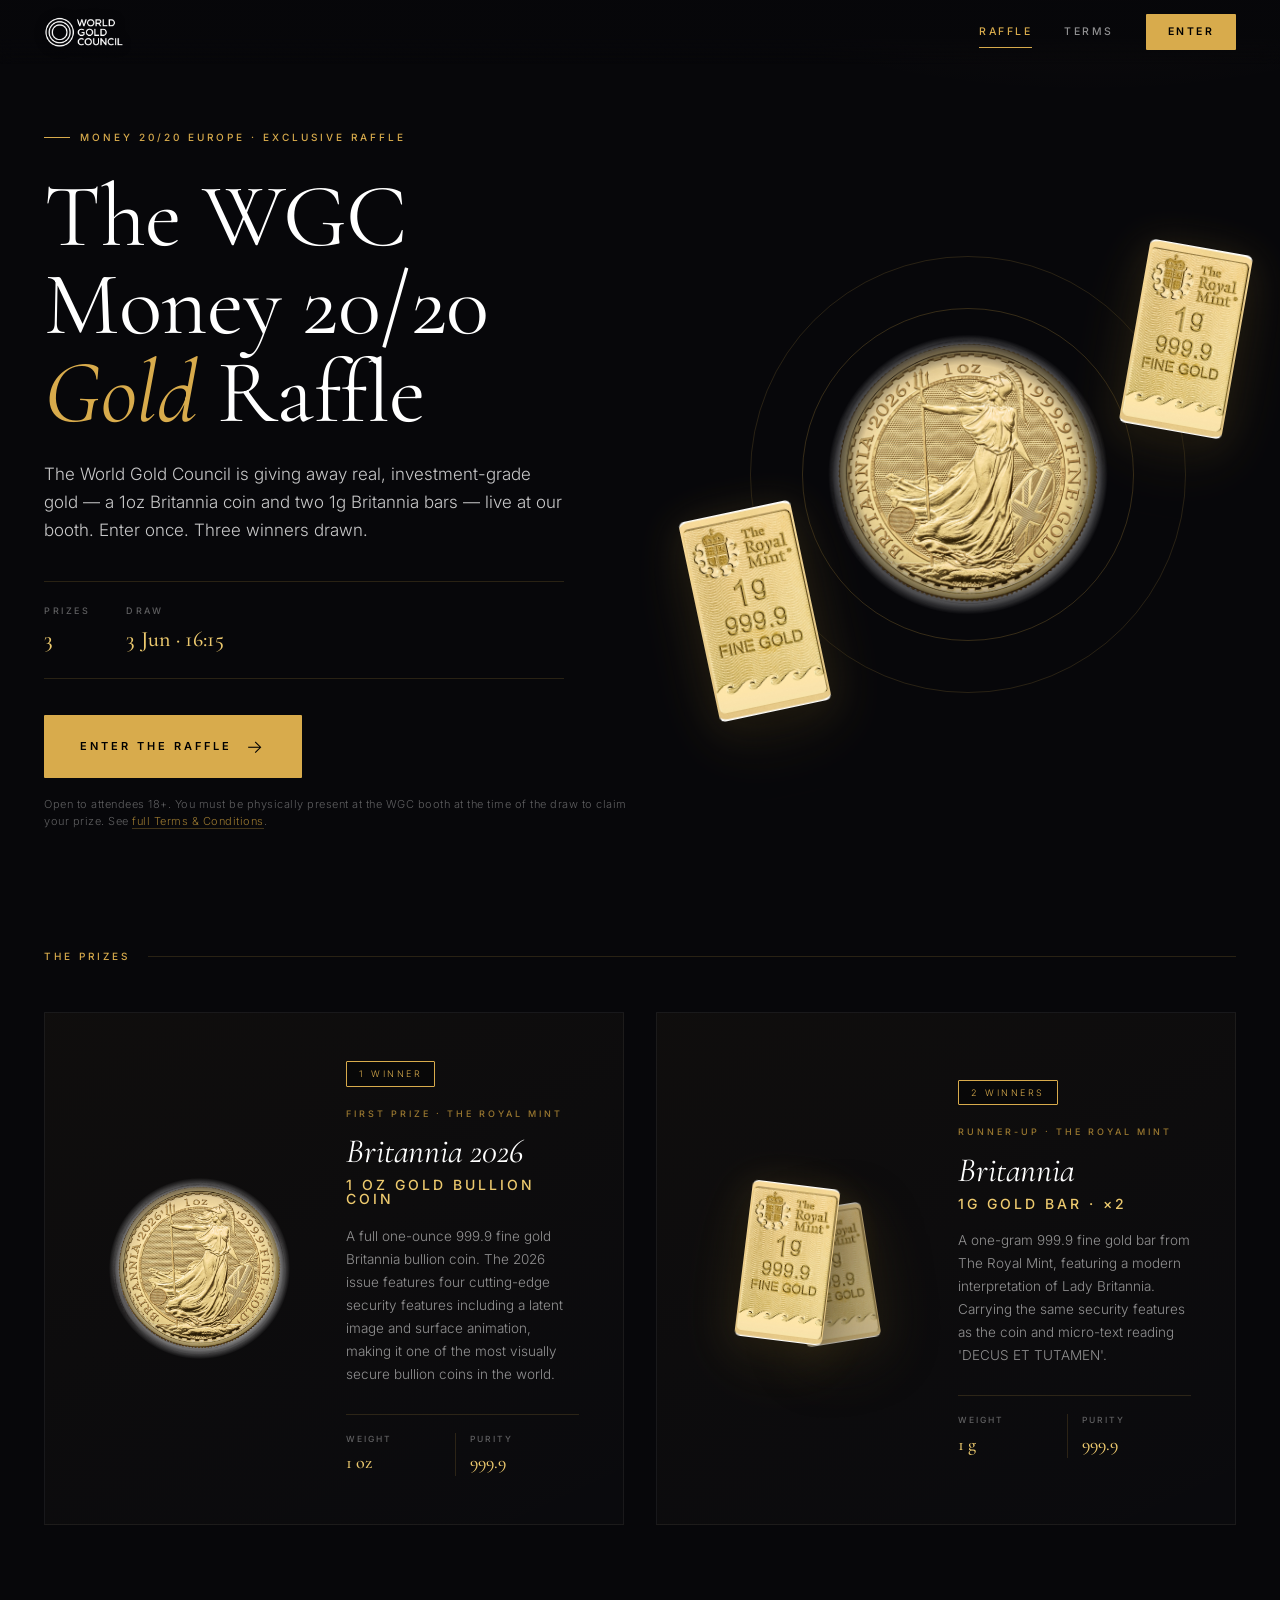
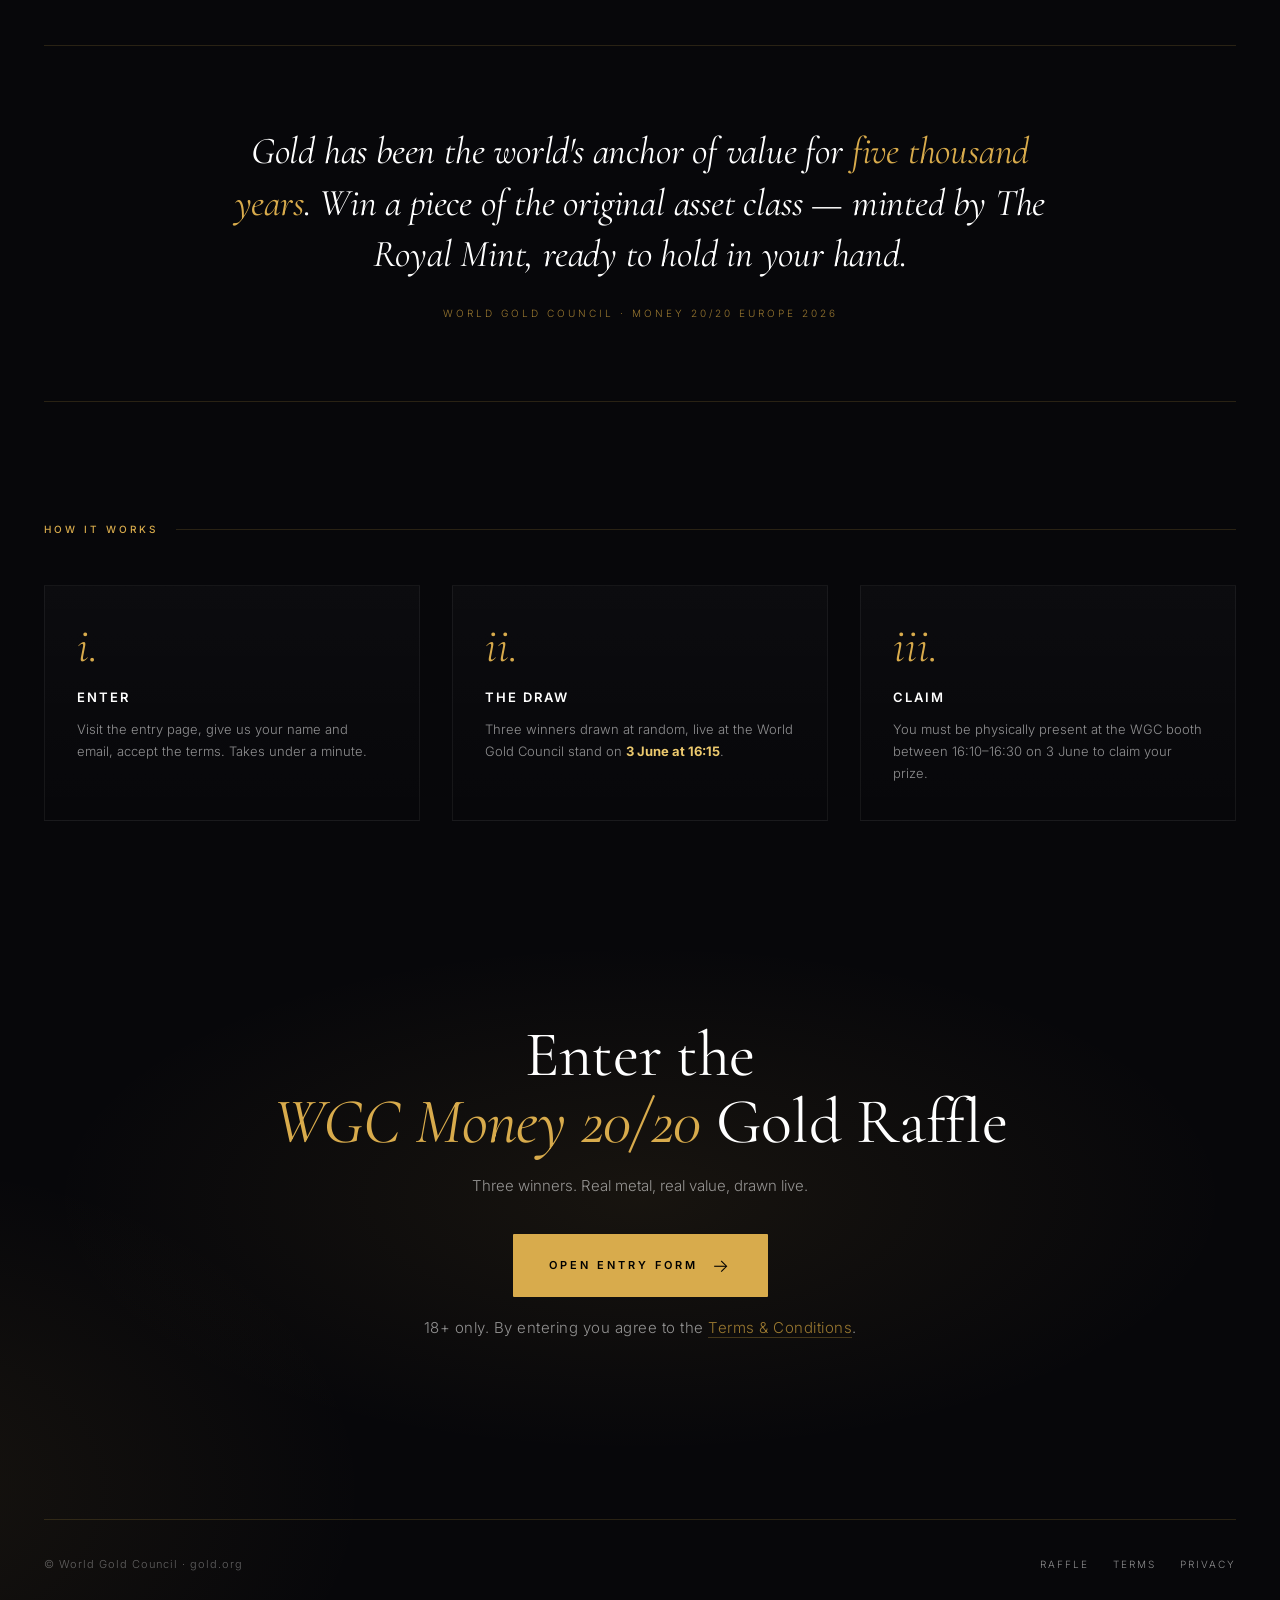
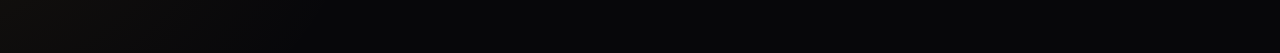
<file: index.html>
<!DOCTYPE html>
<html lang="en">
<head>
<meta charset="UTF-8">
<meta name="viewport" content="width=device-width, initial-scale=1.0">
<title>The WGC Money 20/20 Gold Raffle — World Gold Council</title>
<link rel="preconnect" href="https://fonts.googleapis.com">
<link rel="preconnect" href="https://fonts.gstatic.com" crossorigin>
<link href="https://fonts.googleapis.com/css2?family=Cormorant+Garamond:ital,wght@0,300;0,400;0,500;0,600;1,300;1,400;1,500&family=Inter:wght@300;400;500;600;700&display=swap" rel="stylesheet">
<link rel="stylesheet" href="styles.css">
</head>
<body>
<!-- ═══ HEADER ═══ -->
<header class="hdr">
  <a class="brand" href="./">
    <img class="brand-logo" src="img/wgc-logo.png" alt="World Gold Council">
  </a>
  <nav class="nav">
    <a class="on" href="./">Raffle</a>
    <a href="terms/">Terms</a>
    <a class="cta" href="#enter">Enter</a>
  </nav>
</header>

<!-- ═══ MAIN ═══ -->
<main class="page">

  <!-- HERO -->
  <section class="hero">
    <div class="hero-copy">
      <p class="eyebrow">Money 20/20 Europe · Exclusive Raffle</p>
      <h1 class="hero-title">The WGC Money 20/20<br><em>Gold</em> Raffle</h1>
      <p class="hero-sub">
        The World Gold Council is giving away real, investment-grade gold &mdash;
        a 1oz Britannia coin and two 1g Britannia bars &mdash; live at our booth.
        Enter once. Three winners drawn.
      </p>
      <div class="hero-meta">
        <div class="hero-meta-item">
          <span class="hero-meta-label">Prizes</span>
          <span class="hero-meta-value">3</span>
        </div>
        <div class="hero-meta-item">
          <span class="hero-meta-label">Draw</span>
          <span class="hero-meta-value">3 Jun · 16:15</span>
        </div>
      </div>
      <a class="hero-cta" href="#enter" id="cta-top">
        Enter the Raffle
        <span class="arrow">→</span>
      </a>
      <p class="hero-fine">
        Open to attendees 18+. You must be physically present at the WGC booth at the time of the draw to claim your prize. See <a href="terms/">full Terms &amp; Conditions</a>.
      </p>
    </div>

    <!-- Hero visual -->
    <div class="hero-art">
      <div class="stage">
        <span class="ring r1"></span>
        <span class="ring r2"></span>
        <span class="ring r3"></span>
        <!-- 1g bar — top right -->
        <div class="bar-stage b2">
          <img class="product-bar" src="img/britannia-1g-bar.webp" alt="Royal Mint Britannia 1g Gold Bar">
        </div>
        <!-- 1oz coin centre -->
        <div class="coin-stage">
          <img class="product-coin" src="img/britannia-1oz-coin.jpg" alt="Britannia 2026 1oz Gold Bullion Coin">
        </div>
        <!-- 1g bar — bottom left -->
        <div class="bar-stage b1">
          <img class="product-bar" src="img/britannia-1g-bar.webp" alt="Royal Mint Britannia 1g Gold Bar">
        </div>
      </div>
    </div>
  </section>

  <!-- ═══ PRIZES ═══ -->
  <p class="section-label">The Prizes</p>
  <section class="prizes">
    <article class="prize">
      <div class="prize-art">
        <img class="product-coin" src="img/britannia-1oz-coin.jpg" alt="Britannia 2026 1oz Gold Bullion Coin">
      </div>
      <div class="prize-body">
        <span class="badge">1 Winner</span>
        <p class="prize-kicker">First Prize · The Royal Mint</p>
        <h3 class="prize-title">Britannia 2026<strong>1 oz Gold Bullion Coin</strong></h3>
        <p class="prize-desc">
          A full one-ounce 999.9 fine gold Britannia bullion coin. 
          The 2026 issue features four cutting-edge security features 
          including a latent image and surface animation, making it one 
          of the most visually secure bullion coins in the world.
        </p>
        <div class="prize-specs">
          <div class="spec"><span class="spec-label">Weight</span><span class="spec-value">1 oz</span></div>
          <div class="spec"><span class="spec-label">Purity</span><span class="spec-value">999.9</span></div>
        </div>
      </div>
    </article>

    <article class="prize">
      <div class="prize-art">
        <div class="bar-pair">
          <img class="product-bar" src="img/britannia-1g-bar.webp" alt="Royal Mint Britannia 1g Gold Bar">
          <img class="product-bar" src="img/britannia-1g-bar.webp" alt="Royal Mint Britannia 1g Gold Bar">
        </div>
      </div>
      <div class="prize-body">
        <span class="badge">2 Winners</span>
        <p class="prize-kicker">Runner-up · The Royal Mint</p>
        <h3 class="prize-title">Britannia<strong>1g Gold Bar · ×2</strong></h3>
        <p class="prize-desc">
          A one-gram 999.9 fine gold bar from The Royal Mint, featuring a modern 
          interpretation of Lady Britannia. Carrying the same security features as the coin
          and micro-text reading 'DECUS ET TUTAMEN'.
        </p>
        <div class="prize-specs">
          <div class="spec"><span class="spec-label">Weight</span><span class="spec-value">1 g</span></div>
          <div class="spec"><span class="spec-label">Purity</span><span class="spec-value">999.9</span></div>
        </div>
      </div>
    </article>
  </section>

  <!-- ═══ BAND ═══ -->
  <section class="band">
    <p class="quote">
      Gold has been the world's anchor of value for <em>five thousand years</em>.
      Win a piece of the original asset class &mdash; minted by The Royal Mint,
      ready to hold in your hand.
    </p>
    <p class="attrib">World Gold Council · Money 20/20 Europe 2026</p>
  </section>

  <!-- ═══ HOW IT WORKS ═══ -->
  <p class="section-label">How it Works</p>
  <section class="steps">
    <div class="step">
      <div class="step-num">i.</div>
      <p class="step-title">Enter</p>
      <p class="step-desc">Visit the entry page, give us your name and email, accept the terms. Takes under a minute.</p>
    </div>
    <div class="step">
      <div class="step-num">ii.</div>
      <p class="step-title">The Draw</p>
      <p class="step-desc">Three winners drawn at random, live at the World Gold Council stand on <strong style="color:var(--gold-lt)">3 June at 16:15</strong>.</p>
    </div>
    <div class="step">
      <div class="step-num">iii.</div>
      <p class="step-title">Claim</p>
      <p class="step-desc">You must be physically present at the WGC booth between 16:10–16:30 on 3 June to claim your prize.</p>
    </div>
  </section>

  <!-- ═══ FINAL CTA ═══ -->
  <section class="final-cta" id="enter">
    <h2>Enter the<br><em>WGC Money 20/20</em> Gold Raffle</h2>
    <p>Three winners. Real metal, real value, drawn live.</p>
    <a class="hero-cta" href="#" id="cta-form">
      Open Entry Form
      <span class="arrow">→</span>
    </a>
    <p class="hero-fine" style="margin-top:20px">
      18+ only. By entering you agree to the <a href="terms/">Terms &amp; Conditions</a>.
    </p>
  </section>

  <!-- ═══ FOOTER ═══ -->
  <footer class="footer">
    <div class="footer-left">© World Gold Council · gold.org</div>
    <div class="footer-right">
      <a href="./">Raffle</a>
      <a href="terms/">Terms</a>
      <a href="https://www.gold.org/privacy-policy" target="_blank" rel="noopener">Privacy</a>
    </div>
  </footer>

</main>

<script>
(function(){
  var FORM_URL = 'https://woobox.com/uxaxvy';
  var triggers = document.querySelectorAll('#cta-top, .nav .cta, #cta-form');

  function openOverlay(e){
    if(e) e.preventDefault();
    if(document.getElementById('form-overlay')) return;
    var overlay = document.createElement('div');
    overlay.id = 'form-overlay';
    overlay.innerHTML =
      '<div class="fo-hdr">' +
        '<a class="brand" href="#" data-close>' +
          '<img class="brand-logo" src="img/wgc-logo.png" alt="World Gold Council">' +
        '</a>' +
        '<button class="fo-close" type="button" data-close aria-label="Close form">' +
          '<span style="font-size:14px;line-height:1">&times;</span> Close' +
        '</button>' +
      '</div>' +
      '<div class="fo-body">' +
        '<div class="fo-loader">' +
          '<span class="fo-loader-mark"></span>' +
          '<span class="fo-loader-label">Loading entry form…</span>' +
        '</div>' +
        '<iframe class="fo-frame" src="' + FORM_URL + '" title="Enter the WGC Money 20/20 Gold Raffle" allow="clipboard-write"></iframe>' +
      '</div>';
    document.body.appendChild(overlay);
    document.body.classList.add('overlay-open');

    var frame = overlay.querySelector('.fo-frame');
    var loader = overlay.querySelector('.fo-loader');
    var revealed = false;

    function reveal(){
      if(revealed) return; revealed = true;
      frame.classList.add('ready');
      loader.classList.add('hide');
      setTimeout(function(){ if(loader && loader.parentNode) loader.parentNode.removeChild(loader); }, 400);
    }

    frame.addEventListener('load', reveal);
    setTimeout(reveal, 4500);

    overlay.querySelectorAll('[data-close]').forEach(function(b){
      b.addEventListener('click', closeOverlay);
    });
    document.addEventListener('keydown', escHandler);
  }

  function closeOverlay(e){
    if(e) e.preventDefault();
    var overlay = document.getElementById('form-overlay');
    if(!overlay) return;
    overlay.classList.add('closing');
    document.removeEventListener('keydown', escHandler);
    setTimeout(function(){
      overlay.remove();
      document.body.classList.remove('overlay-open');
    }, 240);
  }

  function escHandler(ev){
    if(ev.key === 'Escape') closeOverlay();
  }

  triggers.forEach(function(el){
    el.setAttribute('href', FORM_URL);
    el.removeAttribute('target');
    el.removeAttribute('rel');
    el.addEventListener('click', openOverlay);
  });
})();
</script>
</body>
</html>
</file>
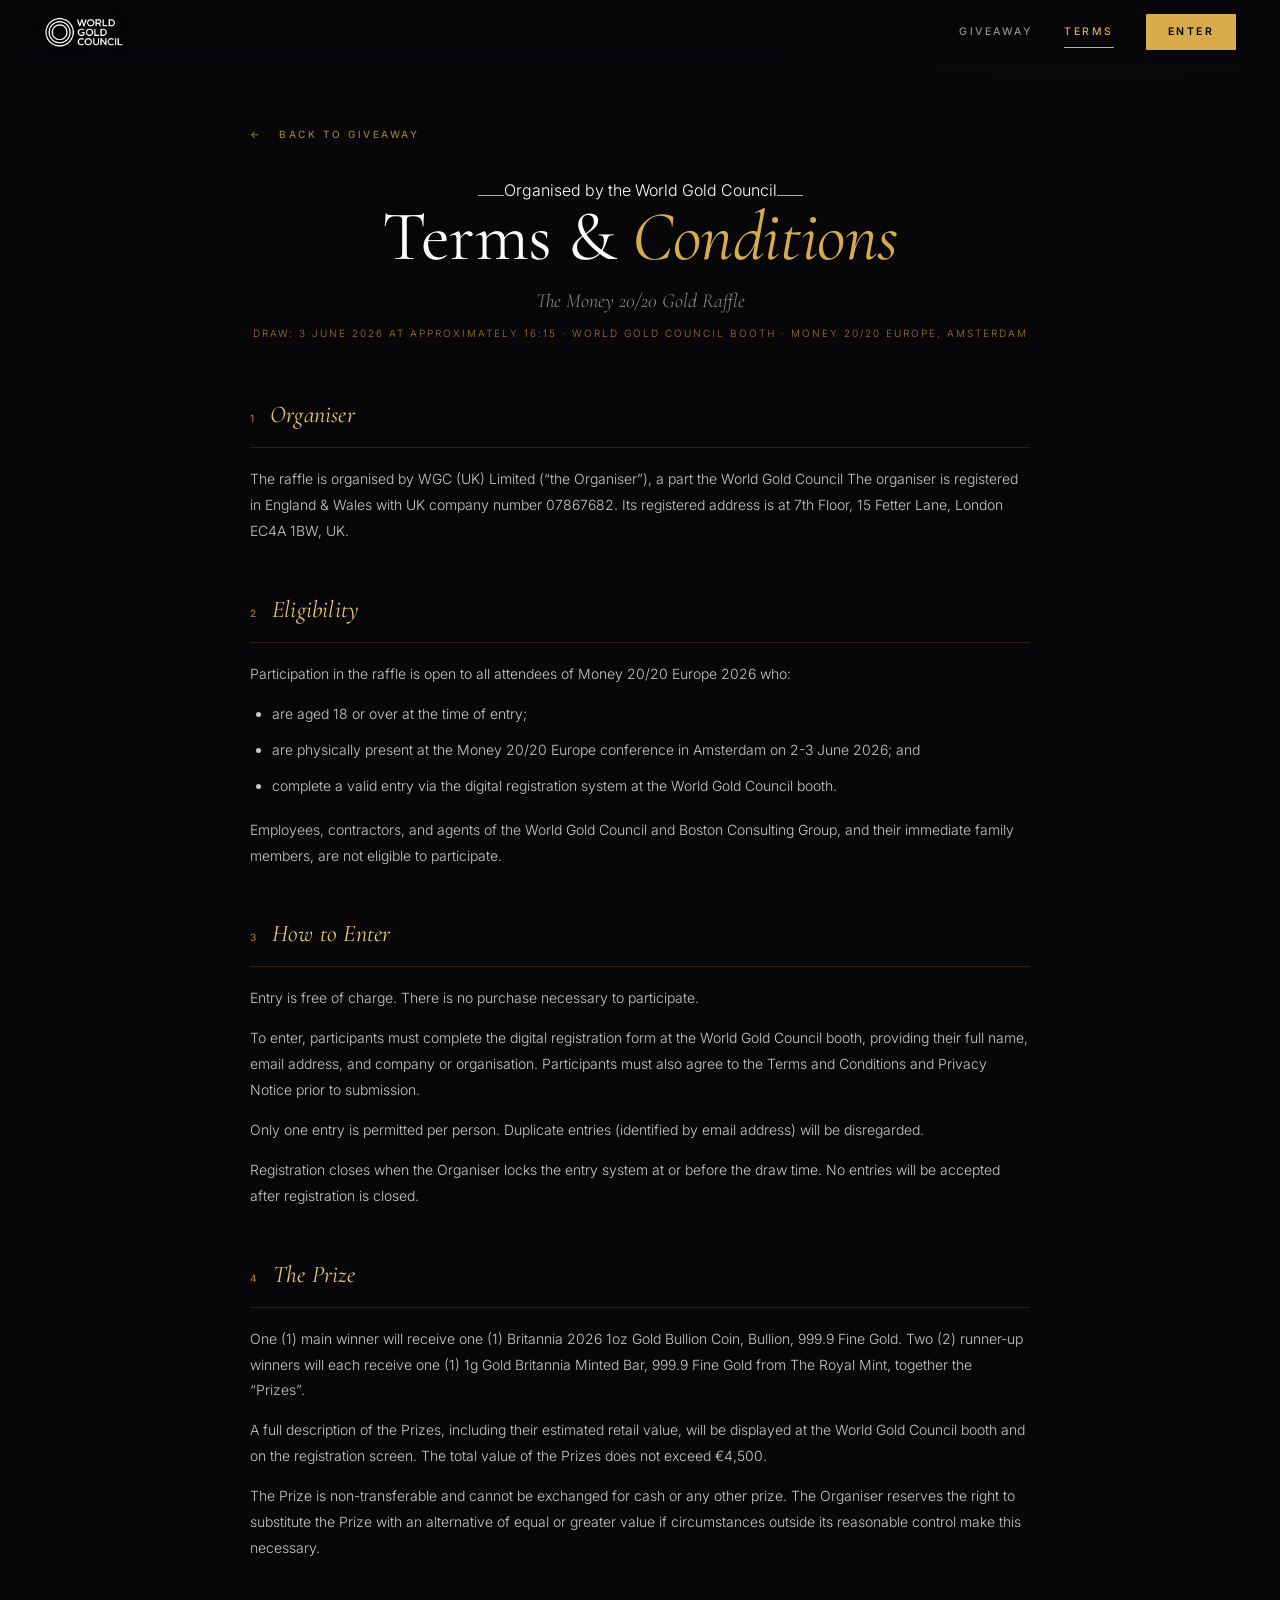
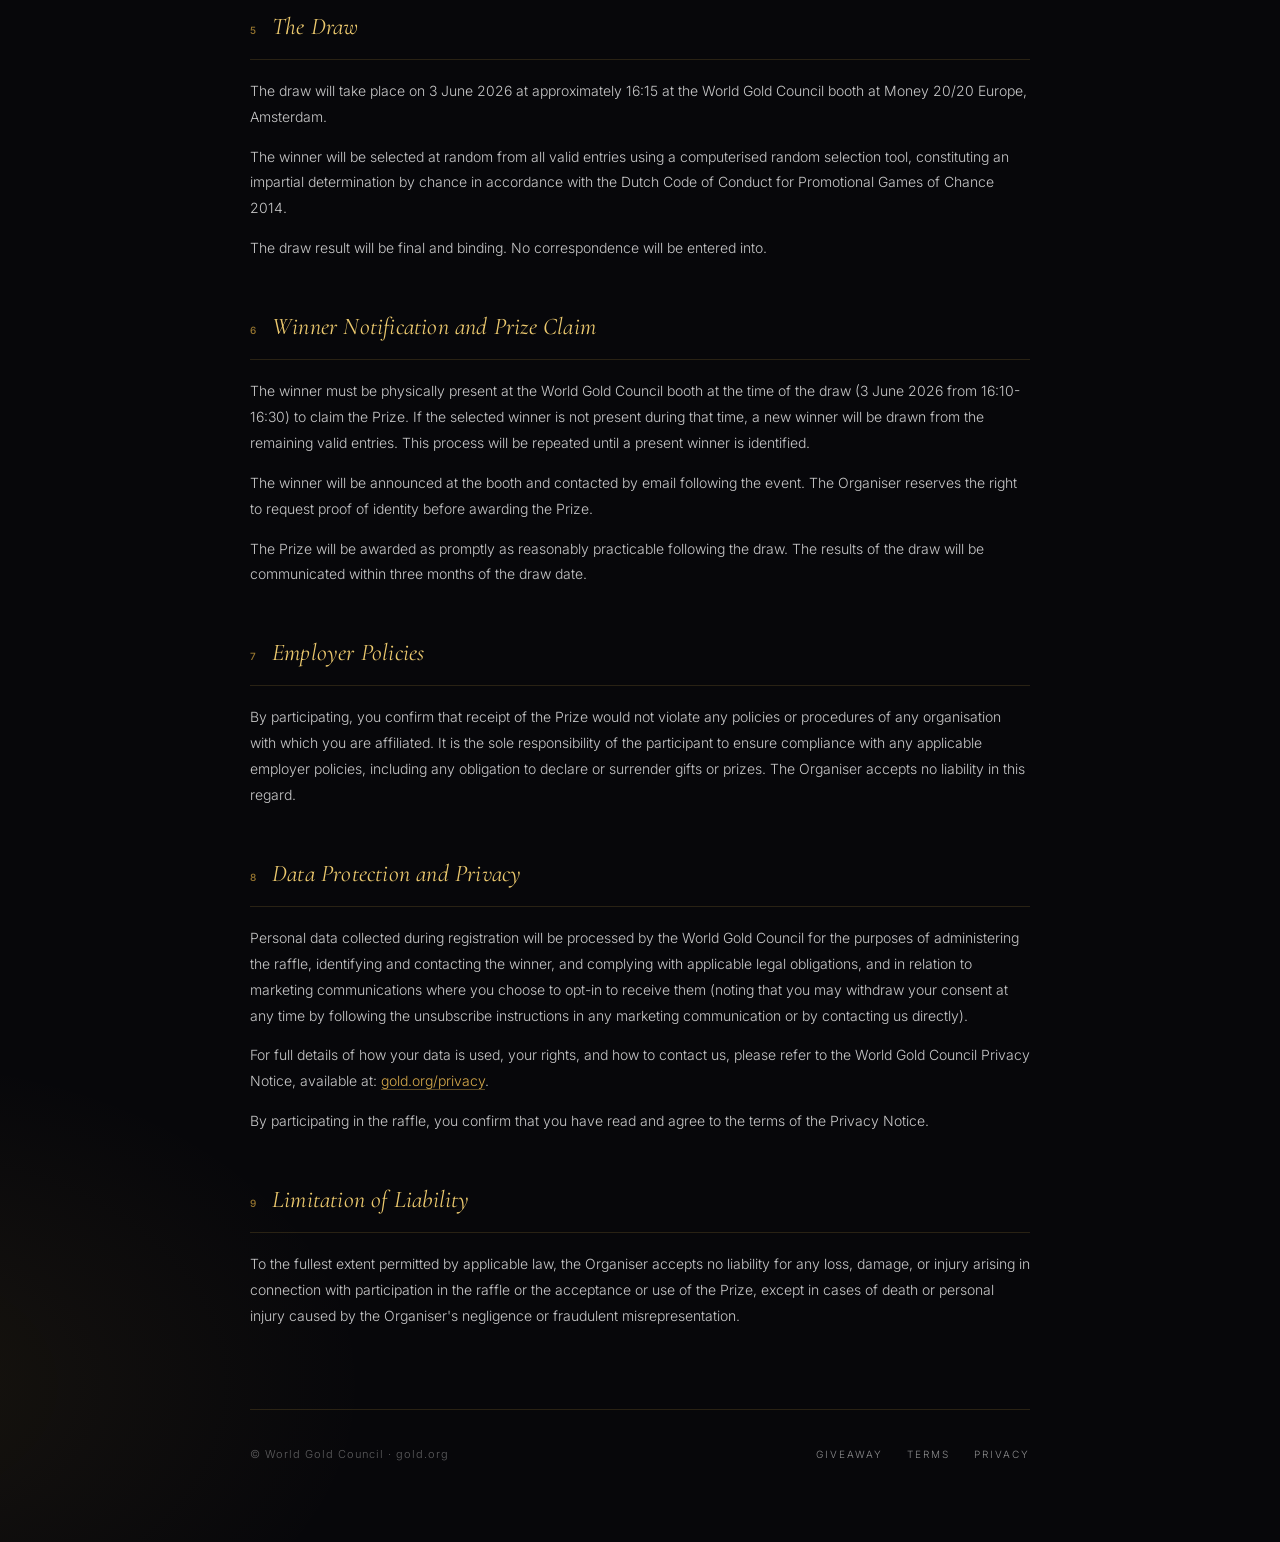
<file: terms/index.html>
<!DOCTYPE html>
<html lang="en">
<head>
<meta charset="UTF-8">
<meta name="viewport" content="width=device-width, initial-scale=1.0">
<title>Terms &amp; Conditions — The Money 20/20 Gold Raffle — World Gold Council</title>
<link rel="preconnect" href="https://fonts.googleapis.com">
<link rel="preconnect" href="https://fonts.gstatic.com" crossorigin>
<link href="https://fonts.googleapis.com/css2?family=Cormorant+Garamond:ital,wght@0,300;0,400;0,500;0,600;1,300;1,400;1,500&family=Inter:wght@300;400;500;600;700&display=swap" rel="stylesheet">
<link rel="stylesheet" href="../styles.css">
</head>
<body>

<!-- ═══ HEADER ═══ -->
<header class="hdr">
  <a class="brand" href="../">
    <img class="brand-logo" src="../img/wgc-logo.png" alt="World Gold Council">
  </a>
  <nav class="nav">
    <a href="../">Giveaway</a>
    <a class="on" href="./">Terms</a>
    <a class="cta" href="../#enter">Enter</a>
  </nav>
</header>

<!-- ═══ MAIN ═══ -->
<main class="page">
  <div class="terms-wrap">

    <a class="back-link" href="../">← &nbsp; Back to giveaway</a>

    <header class="terms-head">
      <p class="eyebrow">Organised by the World Gold Council</p>
      <h1>Terms &amp; <em>Conditions</em></h1>
      <p class="lede">The Money 20/20 Gold Raffle</p>
      <p class="meta">Draw: 3 June 2026 at approximately 16:15 · World Gold Council Booth · Money 20/20 Europe, Amsterdam</p>
    </header>

    <section class="terms-body">

      <h2><span class="num">1</span>Organiser</h2>
      <p>
        The raffle is organised by WGC (UK) Limited (&ldquo;the Organiser&rdquo;), a part the World Gold Council
        The organiser is registered in England &amp; Wales with UK company number 07867682. Its registered
        address is at 7th Floor, 15 Fetter Lane, London EC4A 1BW, UK.
      </p>

      <h2><span class="num">2</span>Eligibility</h2>
      <p>Participation in the raffle is open to all attendees of Money 20/20 Europe 2026 who:</p>
      <ul>
        <li>are aged 18 or over at the time of entry;</li>
        <li>are physically present at the Money 20/20 Europe conference in Amsterdam on 2-3 June 2026; and</li>
        <li>complete a valid entry via the digital registration system at the World Gold Council booth.</li>
      </ul>
      <p>
        Employees, contractors, and agents of the World Gold Council and Boston Consulting Group, and their
        immediate family members, are not eligible to participate.
      </p>

      <h2><span class="num">3</span>How to Enter</h2>
      <p>Entry is free of charge. There is no purchase necessary to participate.</p>
      <p>
        To enter, participants must complete the digital registration form at the World Gold Council booth,
        providing their full name, email address, and company or organisation. Participants must also agree
        to the Terms and Conditions and Privacy Notice prior to submission.
      </p>
      <p>
        Only one entry is permitted per person. Duplicate entries (identified by email address) will be disregarded.
      </p>
      <p>
        Registration closes when the Organiser locks the entry system at or before the draw time. No entries
        will be accepted after registration is closed.
      </p>

      <h2><span class="num">4</span>The Prize</h2>
      <p>
        One (1) main winner will receive one (1) Britannia 2026 1oz Gold Bullion Coin, Bullion, 999.9 Fine Gold.
        Two (2) runner-up winners will each receive one (1) 1g Gold Britannia Minted Bar, 999.9 Fine Gold
        from The Royal Mint, together the &ldquo;Prizes&rdquo;.
      </p>
      <p>
        A full description of the Prizes, including their estimated retail value, will be displayed at the
        World Gold Council booth and on the registration screen. The total value of the Prizes does not
        exceed €4,500.
      </p>
      <p>
        The Prize is non-transferable and cannot be exchanged for cash or any other prize. The Organiser
        reserves the right to substitute the Prize with an alternative of equal or greater value if circumstances
        outside its reasonable control make this necessary.
      </p>

      <h2><span class="num">5</span>The Draw</h2>
      <p>
        The draw will take place on 3 June 2026 at approximately 16:15 at the World Gold Council booth at
        Money 20/20 Europe, Amsterdam.
      </p>
      <p>
        The winner will be selected at random from all valid entries using a computerised random selection
        tool, constituting an impartial determination by chance in accordance with the Dutch Code of Conduct
        for Promotional Games of Chance 2014.
      </p>
      <p>The draw result will be final and binding. No correspondence will be entered into.</p>

      <h2><span class="num">6</span>Winner Notification and Prize Claim</h2>
      <p>
        The winner must be physically present at the World Gold Council booth at the time of the draw
        (3 June 2026 from 16:10-16:30) to claim the Prize. If the selected winner is not present during
        that time, a new winner will be drawn from the remaining valid entries. This process will be
        repeated until a present winner is identified.
      </p>
      <p>
        The winner will be announced at the booth and contacted by email following the event. The Organiser
        reserves the right to request proof of identity before awarding the Prize.
      </p>
      <p>
        The Prize will be awarded as promptly as reasonably practicable following the draw. The results of
        the draw will be communicated within three months of the draw date.
      </p>

      <h2><span class="num">7</span>Employer Policies</h2>
      <p>
        By participating, you confirm that receipt of the Prize would not violate any policies or procedures
        of any organisation with which you are affiliated. It is the sole responsibility of the participant
        to ensure compliance with any applicable employer policies, including any obligation to declare or
        surrender gifts or prizes. The Organiser accepts no liability in this regard.
      </p>

      <h2><span class="num">8</span>Data Protection and Privacy</h2>
      <p>
        Personal data collected during registration will be processed by the World Gold Council for the
        purposes of administering the raffle, identifying and contacting the winner, and complying with
        applicable legal obligations, and in relation to marketing communications where you choose to opt-in
        to receive them (noting that you may withdraw your consent at any time by following the unsubscribe
        instructions in any marketing communication or by contacting us directly).
      </p>
      <p>
        For full details of how your data is used, your rights, and how to contact us, please refer to the
        World Gold Council Privacy Notice, available at:
        <a href="https://www.gold.org/privacy" target="_blank" rel="noopener">gold.org/privacy</a>.
      </p>
      <p>By participating in the raffle, you confirm that you have read and agree to the terms of the Privacy Notice.</p>

      <h2><span class="num">9</span>Limitation of Liability</h2>
      <p>
        To the fullest extent permitted by applicable law, the Organiser accepts no liability for any loss,
        damage, or injury arising in connection with participation in the raffle or the acceptance or use of
        the Prize, except in cases of death or personal injury caused by the Organiser's negligence or
        fraudulent misrepresentation.
      </p>

    </section>

  </div>

  <footer class="footer" style="margin-top:80px;max-width:780px;margin-left:auto;margin-right:auto">
    <div class="footer-left">© World Gold Council · gold.org</div>
    <div class="footer-right">
      <a href="../">Giveaway</a>
      <a href="./">Terms</a>
      <a href="https://www.gold.org/privacy" target="_blank" rel="noopener">Privacy</a>
    </div>
  </footer>

</main>

</body>
</html>
</file>
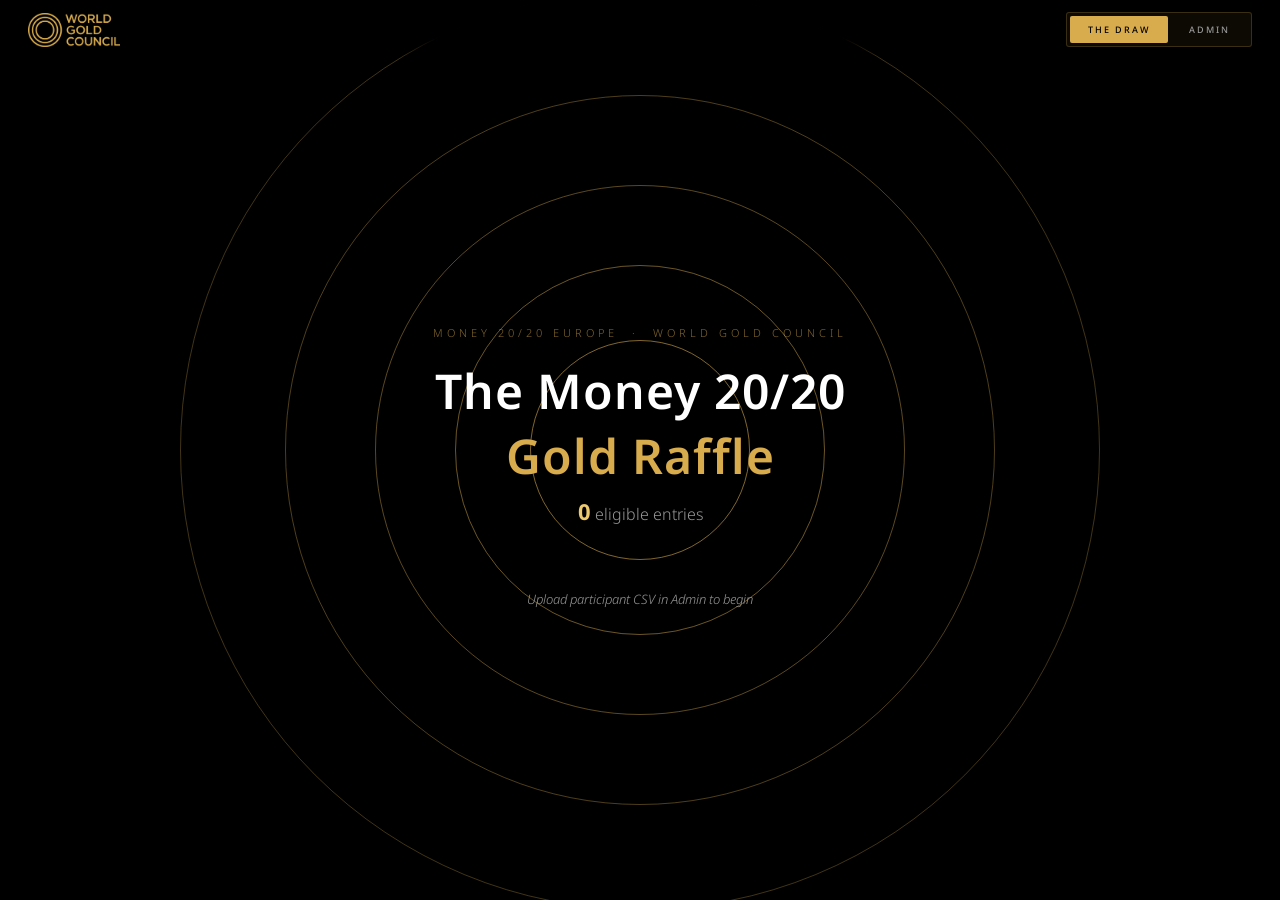
<file: 20260526_wgc-draw-tool.html>
<!DOCTYPE html>
<html lang="en">
<head>
<meta charset="UTF-8">
<meta name="viewport" content="width=device-width, initial-scale=1.0">
<title>The Money 20/20 Gold Raffle — Draw Tool</title>
<link href="https://fonts.googleapis.com/css2?family=Noto+Sans:ital,wght@0,300;0,400;0,500;0,600;1,300;1,400&display=swap" rel="stylesheet">
<style>
*,*::before,*::after{box-sizing:border-box;margin:0;padding:0}
:root{
  --bg:#000000;--surface:#0a0a0a;--card:#111111;
  --gold:#d8ab4c;--gold-lt:#ecc96e;--gold-pl:#f5e4b0;--gold-dk:#9a7830;
  --gold-br:rgba(216,171,76,.22);
  --txt:#ffffff;--txt-m:#999999;
  --font:'Noto Sans',sans-serif;
}
html,body{height:100%;overflow:hidden;font-family:var(--font);font-weight:300;background:var(--bg);color:var(--txt)}
.screen{position:absolute;inset:0;display:none;flex-direction:column;overflow-y:auto}
.screen.active{display:flex}

/* ── HEADER ── */
.hdr{position:fixed;top:0;left:0;right:0;z-index:200;display:flex;align-items:center;justify-content:space-between;padding:12px 28px;background:linear-gradient(to bottom,rgba(0,0,0,.98) 65%,transparent)}
.hdr-nav{display:flex;gap:3px;background:rgba(216,171,76,.06);border:1px solid var(--gold-br);border-radius:3px;padding:3px}
.nav-btn{font-family:var(--font);font-size:9px;font-weight:500;letter-spacing:2px;text-transform:uppercase;color:var(--txt-m);background:none;border:none;padding:7px 18px;cursor:pointer;border-radius:2px;transition:color .2s,background .2s}
.nav-btn:hover{color:var(--gold)}
.nav-btn.on{background:var(--gold);color:var(--bg)}

/* ── SHARED ── */
.dline{height:1px;background:linear-gradient(to right,transparent,var(--gold-br),var(--gold),var(--gold-br),transparent);margin:20px 0}
.ferr{font-size:11px;color:#e74c3c;min-height:16px;margin-top:8px;text-align:center}

/* ════════════════════════════════
   DRAW SCREEN
════════════════════════════════ */
#s-draw{background:var(--bg);overflow:hidden}
canvas#pcv{position:absolute;inset:0;pointer-events:none;z-index:0}
.rings{position:absolute;inset:0;display:flex;align-items:center;justify-content:center;pointer-events:none;z-index:0}
.rings span{position:absolute;border-radius:50%;left:50%;top:50%;transform:translate(-50%,-50%)}
.ring-1{width:220px;height:220px;border:1px solid rgba(216,171,76,.60)}
.ring-2{width:370px;height:370px;border:1px solid rgba(216,171,76,.50)}
.ring-3{width:530px;height:530px;border:1px solid rgba(216,171,76,.42)}
.ring-4{width:710px;height:710px;border:1px solid rgba(216,171,76,.36)}
.ring-5{width:920px;height:920px;border:1px solid rgba(216,171,76,.30)}

.draw-body{position:absolute;inset:0;z-index:1;display:flex;flex-direction:column;text-align:center}

/* idle / ready */
#d-idle{display:flex;flex:1;flex-direction:column;align-items:center;justify-content:center;width:100%;padding:80px 24px 48px}
.idle-pre{font-size:11px;letter-spacing:4px;color:rgba(216,171,76,.6);text-transform:uppercase;margin-bottom:18px}
.idle-title{font-size:clamp(28px,4vw,48px);font-weight:600;letter-spacing:1px;margin-bottom:8px}
.idle-title em{color:var(--gold);font-style:normal}
.idle-count{font-size:16px;color:var(--txt-m);margin-bottom:48px}
.idle-count strong{color:var(--gold-lt);font-size:22px}
.btn-begin{position:relative;overflow:hidden;background:none;border:1px solid var(--gold);padding:18px 56px;font-size:11px;font-weight:700;letter-spacing:4px;text-transform:uppercase;color:var(--gold);cursor:pointer;transition:color .3s;font-family:var(--font)}
.btn-begin::before{content:'';position:absolute;inset:0;background:var(--gold);transform:translateX(-100%);transition:transform .3s ease;z-index:-1}
.btn-begin:hover{color:var(--bg)}
.btn-begin:hover::before{transform:translateX(0)}
.btn-begin:disabled{opacity:.35;cursor:default}
.btn-begin:disabled::before{display:none}
.btn-begin:disabled:hover{color:var(--gold)}
.no-data-msg{font-size:13px;color:var(--txt-m);font-style:italic;margin-top:16px}

/* spin */
#d-spin{display:none;flex:1;flex-direction:column;align-items:center;justify-content:center;width:100%}
.spin-label{font-size:11px;letter-spacing:6px;color:var(--gold-dk);text-transform:uppercase;margin-bottom:56px;animation:blink 1s infinite}
@keyframes blink{0%,100%{opacity:.35}50%{opacity:1}}
.drum-bars{display:flex;align-items:flex-end;justify-content:center;gap:8px;height:240px}
.drum-bars span{display:block;width:10px;border-radius:4px 4px 2px 2px;background:linear-gradient(to top,rgba(216,171,76,.35),rgba(236,201,110,.9));height:8px;transition:height .07s ease-out,opacity .07s ease-out}
.prog-track{width:420px;max-width:80vw;height:3px;background:rgba(216,171,76,.12);border-radius:1px;margin-top:60px;overflow:hidden}
.prog-fill{height:100%;background:linear-gradient(to right,var(--gold-dk),var(--gold-lt));width:0%;border-radius:1px}

/* winner */
#d-win{display:none;flex:1;flex-direction:column;align-items:center;justify-content:center;width:100%;padding:72px 24px 24px}
.win-draw-num{font-size:10px;letter-spacing:4px;color:var(--gold-dk);text-transform:uppercase;margin-bottom:16px;animation:fadeup .5s ease both}
.win-pre{font-size:10px;letter-spacing:5px;color:var(--gold);text-transform:uppercase;margin-bottom:20px;animation:fadeup .6s ease both}
.win-card{border:1px solid var(--gold);background:linear-gradient(135deg,rgba(30,25,10,.7),rgba(10,8,0,.9));padding:44px 64px;max-width:580px;width:100%;position:relative;animation:scalein .5s cubic-bezier(.34,1.56,.64,1) both}
.win-card::before{content:'◆';color:var(--gold);font-size:10px;position:absolute;top:10px;left:12px}
.win-card::after{content:'◆';color:var(--gold);font-size:10px;position:absolute;bottom:10px;right:12px}
.win-name{font-size:clamp(26px,4vw,50px);font-weight:600;color:var(--gold-lt);letter-spacing:2px;text-shadow:0 0 50px rgba(216,171,76,.4);line-height:1.2}
.win-company{font-size:14px;color:var(--txt-m);margin-top:10px;letter-spacing:1px}
.win-actions{display:flex;gap:10px;margin-top:28px;flex-wrap:wrap;justify-content:center}
.btn-draw-next{position:relative;overflow:hidden;background:none;border:1px solid var(--gold);padding:13px 30px;font-size:10px;font-weight:600;letter-spacing:2px;text-transform:uppercase;color:var(--gold);cursor:pointer;font-family:var(--font);transition:color .3s}
.btn-draw-next::before{content:'';position:absolute;inset:0;background:var(--gold);transform:translateX(-100%);transition:transform .3s ease;z-index:-1}
.btn-draw-next:hover{color:var(--bg)}
.btn-draw-next:hover::before{transform:translateX(0)}
.btn-absent{background:none;border:1px solid rgba(231,76,60,.45);padding:13px 30px;font-size:10px;letter-spacing:2px;text-transform:uppercase;color:rgba(231,76,60,.8);cursor:pointer;font-family:var(--font);transition:all .2s}
.btn-absent:hover{border-color:#e74c3c;color:#e74c3c;background:rgba(231,76,60,.07)}

/* previous winners strip */
.prev-strip{margin-top:28px;max-width:640px;width:100%}
.prev-strip-label{font-size:8px;letter-spacing:3px;color:var(--gold-dk);text-transform:uppercase;margin-bottom:10px}
.prev-list{display:flex;flex-wrap:wrap;gap:8px;justify-content:center}
.prev-chip{background:rgba(216,171,76,.08);border:1px solid rgba(216,171,76,.2);border-radius:2px;padding:5px 12px;font-size:11px;color:var(--txt-m)}
.prev-chip em{color:var(--gold-lt);font-style:normal;font-weight:500}

@keyframes fadeup{from{opacity:0;transform:translateY(14px)}to{opacity:1;transform:translateY(0)}}
@keyframes scalein{from{opacity:0;transform:scale(.82)}to{opacity:1;transform:scale(1)}}

/* ════════════════════════════════
   ADMIN SCREEN
════════════════════════════════ */
#s-adm{background:var(--surface)}
.adm-wrap{flex:1;padding:80px 28px 48px;max-width:1000px;margin:0 auto;width:100%}

/* pin */
#adm-gate{display:flex;flex-direction:column;align-items:center;justify-content:center;min-height:60vh}
.pin-title{font-size:17px;font-weight:600;color:var(--gold);letter-spacing:1px;margin-bottom:6px}
.pin-sub{font-size:11px;color:var(--txt-m);letter-spacing:1px;margin-bottom:24px}
.pin-in{text-align:center;font-size:20px;letter-spacing:8px;width:150px;padding:12px;background:rgba(255,255,255,.04);border:1px solid rgba(216,171,76,.2);border-radius:2px;color:var(--txt);font-family:var(--font);outline:none}
.pin-err{color:#e74c3c;font-size:11px;min-height:16px;margin-top:8px;text-align:center}
.btn-unlock{margin-top:14px;background:var(--gold);border:none;padding:10px 28px;font-size:10px;letter-spacing:2px;color:var(--bg);cursor:pointer;border-radius:2px;font-family:var(--font);font-weight:600;transition:background .2s}
.btn-unlock:hover{background:var(--gold-lt)}

#adm-main{display:none}

/* section card */
.adm-card{border:1px solid rgba(216,171,76,.18);border-radius:3px;background:rgba(255,255,255,.02);padding:22px 24px;margin-bottom:22px}
.adm-card-title{font-size:11px;font-weight:600;letter-spacing:2px;color:var(--gold);text-transform:uppercase;margin-bottom:16px}

/* CSV upload */
.drop-zone{border:2px dashed rgba(216,171,76,.3);border-radius:3px;padding:32px 24px;text-align:center;cursor:pointer;transition:all .2s;background:rgba(216,171,76,.02)}
.drop-zone:hover,.drop-zone.drag-over{border-color:var(--gold);background:rgba(216,171,76,.06)}
.drop-icon{font-size:28px;color:var(--gold-dk);margin-bottom:10px}
.drop-label{font-size:13px;color:var(--txt-m);margin-bottom:6px}
.drop-sub{font-size:10px;color:rgba(255,255,255,.25)}
.csv-status{margin-top:14px;padding:10px 14px;border-radius:2px;font-size:12px;display:none}
.csv-ok{background:rgba(39,174,96,.08);border:1px solid rgba(39,174,96,.3);color:#7ed99e}
.csv-err{background:rgba(231,76,60,.08);border:1px solid rgba(231,76,60,.3);color:#e89090}

/* draw control */
.status-row{display:flex;align-items:center;justify-content:space-between;flex-wrap:wrap;gap:10px;margin-bottom:14px}
.status-pill{display:flex;align-items:center;gap:7px;font-size:10px;letter-spacing:1.5px;text-transform:uppercase}
.sdot{width:8px;height:8px;border-radius:50%;flex-shrink:0}
.sdot.green{background:#27ae60;box-shadow:0 0 7px #27ae60}
.sdot.gold{background:var(--gold);box-shadow:0 0 7px var(--gold)}
.sdot.red{background:#e74c3c;box-shadow:0 0 7px #e74c3c}
.ctrl-info{font-size:12px;color:var(--txt-m);line-height:1.7;margin-bottom:14px}
.ctrl-info strong{color:var(--txt)}
.ctrl-btns{display:flex;gap:8px;flex-wrap:wrap}
.cbtn{padding:11px 22px;border-radius:2px;cursor:pointer;font-family:var(--font);font-size:10px;font-weight:600;letter-spacing:2px;text-transform:uppercase;transition:all .2s;border:none}
.cbtn-draw{background:var(--gold);color:var(--bg)}
.cbtn-draw:hover{background:var(--gold-lt)}
.cbtn-draw:disabled{opacity:.4;cursor:default}
.cbtn-reset{background:none;border:1px solid rgba(231,76,60,.45);color:rgba(231,76,60,.8)}
.cbtn-reset:hover{border-color:#e74c3c;color:#e74c3c;background:rgba(231,76,60,.07)}
.cbtn-clear{background:none;border:1px solid rgba(255,255,255,.12);color:var(--txt-m)}
.cbtn-clear:hover{border-color:rgba(255,255,255,.3);color:var(--txt)}

/* winner history */
.win-history-empty{font-size:13px;color:var(--txt-m);font-style:italic;padding:12px 0}
.win-hist-row{display:flex;align-items:center;gap:12px;padding:10px 0;border-bottom:1px solid rgba(255,255,255,.05)}
.win-hist-row:last-child{border-bottom:none}
.win-hist-num{font-size:9px;letter-spacing:2px;color:var(--gold-dk);text-transform:uppercase;min-width:52px}
.win-hist-name{font-size:14px;color:var(--txt);flex:1;font-weight:500}
.win-hist-co{font-size:11px;color:var(--txt-m)}
.win-hist-badge{font-size:8px;letter-spacing:1px;padding:3px 8px;border-radius:2px;text-transform:uppercase;font-weight:600}
.badge-present{background:rgba(39,174,96,.15);color:#7ed99e;border:1px solid rgba(39,174,96,.3)}
.badge-absent{background:rgba(231,76,60,.1);color:#e89090;border:1px solid rgba(231,76,60,.25)}
.badge-drawn{background:rgba(216,171,76,.1);color:var(--gold);border:1px solid rgba(216,171,76,.25)}

/* entries table */
.tbl-wrap{border:1px solid rgba(216,171,76,.15);border-radius:2px;overflow:hidden;overflow-x:auto;max-height:280px;overflow-y:auto}
table{width:100%;border-collapse:collapse}
thead th{background:rgba(216,171,76,.08);font-size:8px;letter-spacing:2px;text-transform:uppercase;color:rgba(216,171,76,.6);padding:10px 12px;text-align:left;white-space:nowrap;position:sticky;top:0}
tbody tr{border-top:1px solid rgba(255,255,255,.05);transition:background .15s}
tbody tr:hover{background:rgba(255,255,255,.03)}
tbody tr.excluded{opacity:.4}
tbody td{padding:9px 12px;font-size:12px;color:var(--txt);white-space:nowrap}
.tbl-empty{text-align:center;padding:40px;color:var(--txt-m);font-style:italic;font-size:13px}

.abtn{font-size:10px;letter-spacing:1px;padding:7px 14px;border-radius:2px;cursor:pointer;border:1px solid;font-family:var(--font);transition:all .2s;margin-right:6px;margin-bottom:6px}
.abtn-exp{border-color:var(--gold);color:var(--gold);background:none}
.abtn-exp:hover{background:rgba(216,171,76,.1)}
.abtn-clr{border-color:#c0392b;color:#e74c3c;background:none}
.abtn-clr:hover{background:rgba(192,57,43,.1)}
.sync-hint{font-size:10px;color:var(--gold-dk);font-style:italic;margin-top:10px}
</style>
</head>
<body>

<header class="hdr">
  <img src="[data-uri]" alt="World Gold Council" style="height:34px;display:block;cursor:pointer" onclick="logoTap()" title="">
  <nav class="hdr-nav">
    <button class="nav-btn on" data-screen="draw" onclick="go('draw')">The Draw</button>
    <button class="nav-btn"    data-screen="adm"  onclick="go('adm')">Admin</button>
  </nav>
</header>

<!-- ══ DRAW SCREEN ══ -->
<section id="s-draw" class="screen active">
  <canvas id="pcv"></canvas>
  <div class="rings">
    <span class="ring-1"></span><span class="ring-2"></span>
    <span class="ring-3"></span><span class="ring-4"></span><span class="ring-5"></span>
  </div>
  <div class="draw-body">

    <!-- idle / ready -->
    <div id="d-idle">
      <p class="idle-pre">Money 20/20 Europe &nbsp;·&nbsp; World Gold Council</p>
      <h1 class="idle-title">The Money 20/20<br><em>Gold Raffle</em></h1>
      <p class="idle-count" id="idle-count"><strong id="eligible-cnt">0</strong> eligible entries</p>
      <button class="btn-begin" id="btn-begin" onclick="adminDraw()">Begin the Draw</button>
      <p class="no-data-msg" id="no-data-msg" style="display:none">Upload participant CSV in Admin to begin</p>
    </div>

    <!-- spin -->
    <div id="d-spin">
      <p class="spin-label">Drum roll, please…</p>
      <div class="drum-bars" id="drum-bars">
        <span></span><span></span><span></span><span></span><span></span><span></span>
        <span></span><span></span><span></span><span></span><span></span><span></span>
        <span></span><span></span><span></span><span></span>
      </div>
      <div class="prog-track"><div class="prog-fill" id="prog"></div></div>
    </div>

    <!-- winner -->
    <div id="d-win">
      <p class="win-draw-num" id="win-draw-num">Draw #1</p>
      <p class="win-pre">◆ &nbsp; And the winner is… &nbsp; ◆</p>
      <div class="win-card">
        <div class="win-name"    id="w-name"></div>
      </div>
      <div class="win-actions">
        <button class="btn-draw-next" id="btn-draw-next" onclick="winnerPresent()">✓ &nbsp;Winner Collected — Draw Next</button>
        <button class="btn-absent"    id="btn-absent"    onclick="winnerAbsent()">✗ &nbsp;Not Present — Redraw</button>
      </div>
      <div class="prev-strip" id="prev-strip" style="display:none">
        <p class="prev-strip-label">Previous winners this session</p>
        <div class="prev-list" id="prev-list"></div>
      </div>
    </div>

  </div>
</section>

<!-- ══ ADMIN SCREEN ══ -->
<section id="s-adm" class="screen">
  <div class="adm-wrap">

    <!-- PIN gate -->
    <div id="adm-gate">
      <p class="pin-title">Admin Access</p>
      <p class="pin-sub">Enter PIN to continue</p>
      <input id="pin" class="pin-in" type="password" placeholder="· · · ·" maxlength="6"
             onkeydown="if(event.key==='Enter')checkPin()">
      <p class="pin-err" id="pin-err"></p><br>
      <button class="btn-unlock" onclick="checkPin()">Unlock</button>
    </div>

    <div id="adm-main">

      <!-- CSV Upload -->
      <div class="adm-card">
        <p class="adm-card-title">Participant Data</p>
        <input type="file" id="csv-input" accept=".csv,.txt" style="display:none" onchange="handleCSV(this)">
        <div class="drop-zone" id="drop-zone"
             onclick="document.getElementById('csv-input').click()"
             ondragover="e=>e.preventDefault()" ondrop="handleDrop(event)"
             ondragenter="this.classList.add('drag-over')"
             ondragleave="this.classList.remove('drag-over')">
          <div class="drop-icon">⬆</div>
          <p class="drop-label">Click to upload CSV, or drag &amp; drop here</p>
          <p class="drop-sub">Columns auto-detected: Name / Email / Company (Name is required)</p>
        </div>
        <div class="csv-status csv-ok" id="csv-ok"></div>
        <div class="csv-status csv-err" id="csv-err"></div>
      </div>

      <!-- Draw Control -->
      <div class="adm-card">
        <div class="status-row">
          <p class="adm-card-title" style="margin-bottom:0">Draw Control</p>
          <span class="status-pill"><span class="sdot green" id="status-dot"></span><span id="status-txt">Ready</span></span>
        </div>
        <p class="ctrl-info" id="ctrl-info">Load a CSV to begin.</p>
        <div class="ctrl-btns" id="ctrl-btns"></div>
        <p class="sync-hint">💡 Show the <strong>Draw tab</strong> on your projector — it reacts automatically to actions here.</p>
      </div>

      <!-- Winner History -->
      <div class="adm-card">
        <p class="adm-card-title">Winner History — This Session</p>
        <div id="win-history"><p class="win-history-empty">No winners drawn yet.</p></div>
      </div>

      <!-- Entries -->
      <div class="adm-card">
        <p class="adm-card-title">Loaded Entries</p>
        <div style="margin-bottom:12px">
          <button class="abtn abtn-exp" onclick="exportCSV()">Export CSV</button>
          <button class="abtn abtn-clr" onclick="clearData()">Clear All Data</button>
        </div>
        <div class="tbl-wrap">
          <table>
            <thead><tr><th>#</th><th>Name</th><th>Email</th><th>Company</th><th>Status</th></tr></thead>
            <tbody id="tbl-body"></tbody>
          </table>
          <div class="tbl-empty" id="tbl-empty">No entries loaded.</div>
        </div>
      </div>

    </div><!-- /adm-main -->
  </div>
</section>

<script>
/* ══════════════════════════════════════════════════════════════
   WGC DRAW TOOL v1.0  —  Draw-only mode, CSV-driven
   PIN: 2025  ← change ADMIN_PIN below
   Admin: tap the WGC logo twice within 3 seconds
══════════════════════════════════════════════════════════════ */
const ADMIN_PIN   = '2025';
const ENTRIES_KEY = 'wgc_draw2_entries';
const WINNERS_KEY = 'wgc_draw2_winners';
const STATE_KEY   = 'wgc_draw2_state';

/* ── Storage helpers ── */
const loadEntries = () => { try { return JSON.parse(localStorage.getItem(ENTRIES_KEY) || '[]') } catch(e) { return [] } };
const saveEntries = d  => localStorage.setItem(ENTRIES_KEY, JSON.stringify(d));
const loadWinners = () => { try { return JSON.parse(localStorage.getItem(WINNERS_KEY) || '[]') } catch(e) { return [] } };
const saveWinners = d  => localStorage.setItem(WINNERS_KEY, JSON.stringify(d));

function getState() {
  try { return JSON.parse(localStorage.getItem(STATE_KEY) || '{"mode":"idle"}') }
  catch(e) { return { mode: 'idle' } }
}
function setState(u) {
  const s = Object.assign(getState(), u, { ts: Date.now() });
  localStorage.setItem(STATE_KEY, JSON.stringify(s));
  applyState();
}

/* ── Eligible pool ── */
function getEligible() {
  const excluded = new Set(loadWinners().map(w => w.id));
  return loadEntries().filter(e => !excluded.has(e.id));
}

/* ── Nav ── */
function go(name) {
  document.querySelectorAll('.screen').forEach(s => s.classList.remove('active'));
  document.querySelectorAll('.nav-btn').forEach(b => b.classList.toggle('on', b.dataset.screen === name));
  document.getElementById('s-' + name).classList.add('active');
  if (name === 'draw') refreshDraw();
  if (name === 'adm')  { if (!unlocked) resetGate(); else { renderCtrl(); renderTable(); renderHistory(); } }
}

/* ── Secret logo tap ── */
let _taps = 0, _tapTimer = null;
function logoTap() {
  _taps++;
  clearTimeout(_tapTimer);
  if (_taps >= 2) { _taps = 0; go('adm'); }
  else _tapTimer = setTimeout(() => { _taps = 0; }, 3000);
}

/* ── Draw screen states ── */
function showDrawState(s) {
  ['d-idle','d-spin','d-win'].forEach(id => {
    const el = document.getElementById(id);
    if (el) el.style.display = id.replace('d-','') === s ? 'flex' : 'none';
  });
}

function refreshDraw() {
  const { mode, pendingWinner, currentWinner } = getState();
  const eligible = getEligible();
  const entries  = loadEntries();
  const winners  = loadWinners();

  // Update idle screen counts
  const cnt = document.getElementById('eligible-cnt');
  if (cnt) cnt.textContent = eligible.length;
  const btn = document.getElementById('btn-begin');
  const noData = document.getElementById('no-data-msg');
  if (btn && noData) {
    if (!entries.length) {
      btn.style.display = 'none'; noData.style.display = 'block';
    } else {
      btn.style.display = 'block'; noData.style.display = 'none';
      btn.disabled = !eligible.length;
      btn.textContent = eligible.length ? 'Begin the Draw' : 'No Eligible Entries';
    }
  }

  if (mode === 'animating' && pendingWinner) {
    if (!isAnimating) playAnimation(pendingWinner);
    return;
  }
  if (mode === 'winner' && currentWinner) {
    renderWinnerScreen(currentWinner);
    showDrawState('win');
    return;
  }
  showDrawState('idle');
  clearCanvas(); stopBars();
}

function renderWinnerScreen(w) {
  const winners = loadWinners();
  const drawNum = winners.findIndex(x => x.id === w.id) + 1 || winners.length;
  document.getElementById('win-draw-num').textContent = 'Draw #' + drawNum;
  document.getElementById('w-name').textContent    = w.name;

  // Previous winners strip — only show confirmed (prize collected) winners
  const prev = winners.filter(p => p.status === 'present');
  const strip = document.getElementById('prev-strip');
  const list  = document.getElementById('prev-list');
  if (prev.length) {
    list.innerHTML = prev.map((p, i) => 
      `<span class="prev-chip"><em>${x(p.name)}</em> <small>#${i+1}</small></span>`
    ).join('');
    strip.style.display = 'block';
  } else {
    strip.style.display = 'none';
  }

  // Draw Next button — disable if no more eligible
  const eligible = getEligible().filter(e => e.id !== w.id);
  const btnNext = document.getElementById('btn-draw-next');
  if (btnNext) btnNext.disabled = !eligible.length;
}

/* ── Animation ── */
let raf = null, barRaf = null, isAnimating = false;

function playAnimation(w) {
  if (isAnimating) return;
  isAnimating = true;
  if (raf) { cancelAnimationFrame(raf); raf = null; }
  stopBars(); clearCanvas();
  showDrawState('spin');
  document.getElementById('prog').style.width = '0%';
  startBars();

  const total = 3200, t0 = performance.now();
  function tick(now) {
    const p = Math.min((now - t0) / total, 1);
    document.getElementById('prog').style.width = (p * 100) + '%';
    if (p < 1) { raf = requestAnimationFrame(tick); }
    else {
      raf = null; stopBars();
      setTimeout(() => {
        isAnimating = false;
        // Add to winners list
        const winners = loadWinners();
        if (!winners.find(x => x.id === w.id)) {
          winners.push({ id: w.id, name: w.name, email: w.email || '', company: w.company || '',
                         drawNum: winners.length + 1, ts: Date.now(), status: 'drawn' });
          saveWinners(winners);
        }
        // Show winner
        renderWinnerScreen(w);
        showDrawState('win');
        burst();
        setState({ mode: 'winner', currentWinner: w, pendingWinner: null });
      }, 400);
    }
  }
  raf = requestAnimationFrame(tick);
}

/* ── Drum bars ── */
function startBars() {
  const bars = Array.from(document.getElementById('drum-bars').querySelectorAll('span'));
  const n    = bars.length;
  const t0   = performance.now();

  function animBars(now) {
    const elapsed  = (now - t0) / 1000;                  // seconds
    const progress = Math.min(elapsed / 3.2, 1);
    // Frequency ramps from 2 Hz up to 7 Hz as the drum roll builds
    const freq = 2 + progress * 5;

    bars.forEach((b, i) => {
      const phase = (i / n) * Math.PI * 2;               // spread phases evenly
      // Three overlapping sine waves create an organic, non-mechanical wave
      const v = Math.sin(elapsed * freq * Math.PI * 2 + phase)           * 0.45
              + Math.sin(elapsed * freq * 1.7 * Math.PI * 2 + phase * 1.4) * 0.30
              + Math.sin(elapsed * freq * 2.6 * Math.PI * 2 + phase * 0.8) * 0.15
              + (Math.random() - 0.5) * (0.05 + progress * 0.15);        // subtle noise
      const norm = Math.max(0, Math.min(1, (v + 1) / 2));
      const h    = Math.round(8 + norm * 224);            // 8 – 232 px
      b.style.height  = h + 'px';
      b.style.opacity = (0.2 + norm * 0.8).toFixed(3);
    });
    barRaf = requestAnimationFrame(animBars);
  }
  barRaf = requestAnimationFrame(animBars);
}
function stopBars() {
  if (barRaf) { cancelAnimationFrame(barRaf); barRaf = null; }
  document.querySelectorAll('#drum-bars span').forEach(b => { b.style.height='6px'; b.style.opacity='0.2'; });
}

/* ── Particles ── */
let cv, cx, pts = [], animPts = false;
function initCanvas() {
  cv = document.getElementById('pcv'); cx = cv.getContext('2d');
  function resize() { cv.width = window.innerWidth; cv.height = window.innerHeight; }
  resize(); window.addEventListener('resize', resize);
}
function burst() {
  pts = [];
  const w = cv.width/2, h = cv.height/2;
  const pal = ['#d8ab4c','#ecc96e','#f5e4b0','#9a7830','#fff8e1'];
  for (let i = 0; i < 160; i++) {
    const a = Math.random()*Math.PI*2, s = 2+Math.random()*10;
    pts.push({ x:w, y:h, vx:Math.cos(a)*s, vy:Math.sin(a)*s-4, size:2+Math.random()*6,
               col:pal[Math.floor(Math.random()*pal.length)], life:1, decay:.01+Math.random()*.009, g:.13 });
  }
  animPts = true; drawPts();
}
function drawPts() {
  if (!animPts) return;
  cx.clearRect(0, 0, cv.width, cv.height);
  let alive = false;
  pts.forEach(p => {
    if (p.life <= 0) return; alive = true;
    p.x += p.vx; p.y += p.vy; p.vy += p.g; p.life -= p.decay;
    cx.save(); cx.globalAlpha = Math.max(p.life,0); cx.fillStyle = p.col;
    cx.translate(p.x,p.y); cx.rotate(Math.PI/4);
    cx.fillRect(-p.size/2,-p.size/2,p.size,p.size); cx.restore();
  });
  if (alive) requestAnimationFrame(drawPts);
  else { animPts=false; cx.clearRect(0,0,cv.width,cv.height); }
}
function clearCanvas() { pts=[]; animPts=false; if(cx) cx.clearRect(0,0,cv.width,cv.height); }

/* ── Draw actions ── */
function adminDraw() {
  const pool = getEligible();
  if (!pool.length) return;
  const buf = new Uint32Array(1);
  crypto.getRandomValues(buf);
  const w = pool[buf[0] % pool.length];
  isAnimating = false;
  setState({ mode: 'animating', pendingWinner: w, currentWinner: null });
  if (document.getElementById('s-draw').classList.contains('active')) refreshDraw();
}

function winnerPresent() {
  // Mark winner as present/collected, then draw next
  const { currentWinner } = getState();
  if (currentWinner) {
    const winners = loadWinners();
    const w = winners.find(x => x.id === currentWinner.id);
    if (w) { w.status = 'present'; saveWinners(winners); }
  }
  _drawNext();
}

function winnerAbsent() {
  const { currentWinner } = getState();
  if (currentWinner) {
    const winners = loadWinners();
    const w = winners.find(x => x.id === currentWinner.id);
    if (w) { w.status = 'absent'; saveWinners(winners); }
  }
  _drawNext();
}

function _drawNext() {
  const pool = getEligible();
  if (!pool.length) {
    setState({ mode: 'idle', currentWinner: null, pendingWinner: null });
    return;
  }
  const buf = new Uint32Array(1);
  crypto.getRandomValues(buf);
  const w = pool[buf[0] % pool.length];
  isAnimating = false;
  setState({ mode: 'animating', pendingWinner: w, currentWinner: null });
  if (document.getElementById('s-draw').classList.contains('active')) refreshDraw();
}

function resetSession() {
  if (!confirm('Reset all winners? This clears the winner list but keeps the loaded entries.')) return;
  isAnimating = false;
  if (raf) { cancelAnimationFrame(raf); raf = null; }
  stopBars(); clearCanvas();
  saveWinners([]);
  setState({ mode: 'idle', currentWinner: null, pendingWinner: null });
  renderHistory(); renderTable(); renderCtrl();
}

/* ── applyState (cross-tab sync) ── */
function applyState() {
  if (document.getElementById('s-draw').classList.contains('active')) refreshDraw();
  if (unlocked) { renderCtrl(); renderHistory(); renderTable(); }
}

/* ── CSV parsing ── */
function parseCSVLine(line) {
  const res=[]; let cur='', inQ=false;
  for (let i=0; i<line.length; i++) {
    const ch=line[i];
    if (ch==='"'){ if(inQ && line[i+1]==='"'){ cur+='"'; i++; } else inQ=!inQ; }
    else if ((ch==='|' || ch===',' || ch===';' ) && !inQ){ res.push(cur); cur=''; }
    else cur+=ch;
  }
  res.push(cur); return res;
}

function parseCSV(text) {
  // Strip BOM
  text = text.replace(/^\uFEFF/, '');
  const lines = text.split(/\r?\n/).filter(l => l.trim());
  if (lines.length < 2) return { error: 'File must have a header row and at least one data row.' };

  // Detect delimiter
  const first = lines[0];
  const delim = (first.split(';').length > first.split(',').length) ? ';' : ',';
  const parseL = line => {
    const res=[]; let cur='', inQ=false;
    for (let i=0;i<line.length;i++){
      const ch=line[i];
      if(ch==='"'){ if(inQ&&line[i+1]==='"'){ cur+='"'; i++; }else inQ=!inQ; }
      else if(ch===delim && !inQ){ res.push(cur.trim()); cur=''; }
      else cur+=ch;
    }
    res.push(cur.trim()); return res;
  };

  const headers = parseL(lines[0]).map(h => h.replace(/^"|"$/g,'').trim().toLowerCase());

  const nameIdx    = headers.findIndex(h => ['name','full name','fullname','first name'].includes(h));
  const emailIdx   = headers.findIndex(h => ['email','email address','emailaddress'].includes(h));
  const companyIdx = headers.findIndex(h => ['company','organisation','organization','org','company / organisation'].includes(h));

  if (nameIdx === -1) return { error: 'Could not find a "Name" column. Please ensure your CSV has a column named Name, "Full Name" or similar.' };

  const entries = [];
  for (let i = 1; i < lines.length; i++) {
    const cols = parseL(lines[i]);
    const name = (cols[nameIdx] || '').replace(/^"|"$/g,'').trim();
    if (!name) continue;
    entries.push({
      id:      i,
      name,
      email:   emailIdx   >= 0 ? (cols[emailIdx]   || '').replace(/^"|"$/g,'').trim() : '',
      company: companyIdx >= 0 ? (cols[companyIdx] || '').replace(/^"|"$/g,'').trim() : '',
    });
  }
  if (!entries.length) return { error: 'No valid rows found in the file.' };
  return { entries };
}

function handleCSV(input) {
  const file = input.files[0]; if (!file) return;
  const reader = new FileReader();
  reader.onload = e => processCSVText(e.target.result);
  reader.readAsText(file);
  input.value = '';
}

function handleDrop(e) {
  e.preventDefault();
  document.getElementById('drop-zone').classList.remove('drag-over');
  const file = e.dataTransfer.files[0];
  if (!file) return;
  const reader = new FileReader();
  reader.onload = ev => processCSVText(ev.target.result);
  reader.readAsText(file);
}

function processCSVText(text) {
  const ok  = document.getElementById('csv-ok');
  const err = document.getElementById('csv-err');
  ok.style.display = err.style.display = 'none';
  const result = parseCSV(text);
  if (result.error) {
    err.textContent = result.error; err.style.display = 'block'; return;
  }
  saveEntries(result.entries);
  saveWinners([]);
  setState({ mode: 'idle', currentWinner: null, pendingWinner: null });
  ok.textContent = `✓  ${result.entries.length} entries loaded successfully. Winner history cleared.`;
  ok.style.display = 'block';
  renderCtrl(); renderTable(); renderHistory();
}

/* ── Admin panel ── */
let unlocked = false;
function resetGate() {
  if (unlocked) { renderCtrl(); renderTable(); renderHistory(); return; }
  document.getElementById('adm-gate').style.display = 'flex';
  document.getElementById('adm-main').style.display = 'none';
  document.getElementById('pin').value = '';
  document.getElementById('pin-err').textContent = '';
}
function checkPin() {
  if (document.getElementById('pin').value === ADMIN_PIN) {
    unlocked = true;
    document.getElementById('adm-gate').style.display = 'none';
    document.getElementById('adm-main').style.display = 'block';
    renderCtrl(); renderTable(); renderHistory();
  } else {
    document.getElementById('pin-err').textContent = 'Incorrect PIN.';
    document.getElementById('pin').value = '';
  }
}

function renderCtrl() {
  const entries  = loadEntries();
  const winners  = loadWinners();
  const eligible = getEligible();
  const { mode, currentWinner } = getState();
  const dot  = document.getElementById('status-dot');
  const txt  = document.getElementById('status-txt');
  const info = document.getElementById('ctrl-info');
  const btns = document.getElementById('ctrl-btns');

  if (!entries.length) {
    dot.className='sdot red'; txt.textContent='No Data';
    info.innerHTML='Upload a CSV file to load participants.';
    btns.innerHTML=''; return;
  }
  if (mode === 'animating') {
    dot.className='sdot gold'; txt.textContent='Drawing…';
    info.innerHTML='Draw in progress.';
    btns.innerHTML=''; return;
  }
  if (mode === 'winner' && currentWinner) {
    dot.className='sdot gold'; txt.textContent='Winner Selected';
    info.innerHTML=`<strong>${x(currentWinner.name)}</strong>${currentWinner.company ? ' — '+x(currentWinner.company) : ''}<br>
      <span style="font-size:11px;color:var(--txt-m)">Draw #${winners.length} &nbsp;·&nbsp; ${eligible.length} eligible entries remaining</span>`;
    btns.innerHTML=`
      <button class="cbtn cbtn-draw" onclick="winnerPresent()">✓ &nbsp;Winner Collected — Draw Next</button>
      <button class="cbtn cbtn-reset" onclick="winnerAbsent()">✗ &nbsp;Not Present — Redraw</button>
      <button class="cbtn cbtn-clear" onclick="resetSession()">↺ &nbsp;Reset Session</button>`;
    return;
  }
  // idle / ready
  dot.className='sdot green'; txt.textContent=eligible.length ? 'Ready' : 'Pool Empty';
  info.innerHTML=`<strong>${entries.length}</strong> total entries &nbsp;·&nbsp; 
    <strong>${winners.length}</strong> winner${winners.length!==1?'s':''} drawn &nbsp;·&nbsp; 
    <strong>${eligible.length}</strong> eligible`;
  btns.innerHTML=`
    <button class="cbtn cbtn-draw" onclick="adminDraw()" ${!eligible.length?'disabled':''}>Draw Winner</button>
    ${winners.length ? `<button class="cbtn cbtn-clear" onclick="resetSession()">↺ &nbsp;Reset Session</button>` : ''}`;
}

function renderHistory() {
  const winners = loadWinners();
  const el = document.getElementById('win-history');
  if (!winners.length) { el.innerHTML='<p class="win-history-empty">No winners drawn yet.</p>'; return; }
  el.innerHTML = winners.map((w, i) => {
    const badge = w.status==='present' ? '<span class="win-hist-badge badge-present">Collected</span>'
                : w.status==='absent'  ? '<span class="win-hist-badge badge-absent">Not Present</span>'
                :                         '<span class="win-hist-badge badge-drawn">Drawn</span>';
    return `<div class="win-hist-row">
      <span class="win-hist-num">Draw #${i+1}</span>
      <div><div class="win-hist-name">${x(w.name)}</div>${w.company?`<div class="win-hist-co">${x(w.company)}</div>`:''}</div>
      ${badge}
    </div>`;
  }).join('');
}

function renderTable() {
  const entries  = loadEntries();
  const excluded = new Set(loadWinners().map(w => w.id));
  const tbody = document.getElementById('tbl-body');
  const empty = document.getElementById('tbl-empty');
  if (!entries.length) { tbody.innerHTML=''; empty.style.display='block'; return; }
  empty.style.display='none';
  tbody.innerHTML = entries.map((e,i) => {
    const isExcluded = excluded.has(e.id);
    return `<tr class="${isExcluded?'excluded':''}">
      <td>${i+1}</td>
      <td>${x(e.name)}</td>
      <td>${x(e.email)}</td>
      <td>${x(e.company)}</td>
      <td>${isExcluded ? '<span style="font-size:10px;color:var(--gold-dk)">Excluded</span>' : '<span style="font-size:10px;color:#7ed99e">Eligible</span>'}</td>
    </tr>`;
  }).join('');
}

function exportCSV() {
  const entries = loadEntries();
  const winners = new Map(loadWinners().map(w => [w.id, w]));
  if (!entries.length) { alert('No entries to export.'); return; }
  const hdr  = ['#','Name','Email','Company','Status','Draw #'];
  const rows = entries.map((e,i) => {
    const w = winners.get(e.id);
    return [i+1, e.name, e.email, e.company, w ? w.status : 'eligible', w ? w.drawNum : ''];
  });
  const csv = [hdr,...rows].map(r => r.map(v => `"${String(v).replace(/"/g,'""')}"`).join(',')).join('\n');
  const a = Object.assign(document.createElement('a'), {
    href: URL.createObjectURL(new Blob([csv],{type:'text/csv;charset=utf-8;'})),
    download: `draw-results-${new Date().toISOString().slice(0,10)}.csv`
  });
  a.click();
}

function clearData() {
  if (!confirm('Delete ALL data including entries and winner history?')) return;
  localStorage.removeItem(ENTRIES_KEY);
  localStorage.removeItem(WINNERS_KEY);
  localStorage.removeItem(STATE_KEY);
  unlocked = false; resetGate();
}

function x(s) { return String(s||'').replace(/&/g,'&amp;').replace(/</g,'&lt;').replace(/>/g,'&gt;'); }

/* ── Cross-tab sync ── */
window.addEventListener('storage', e => { if ([STATE_KEY,ENTRIES_KEY,WINNERS_KEY].includes(e.key)) applyState(); });

/* ── Boot ── */
window.addEventListener('DOMContentLoaded', () => {
  initCanvas();
  refreshDraw();
});
</script>
</body>
</html>
</file>
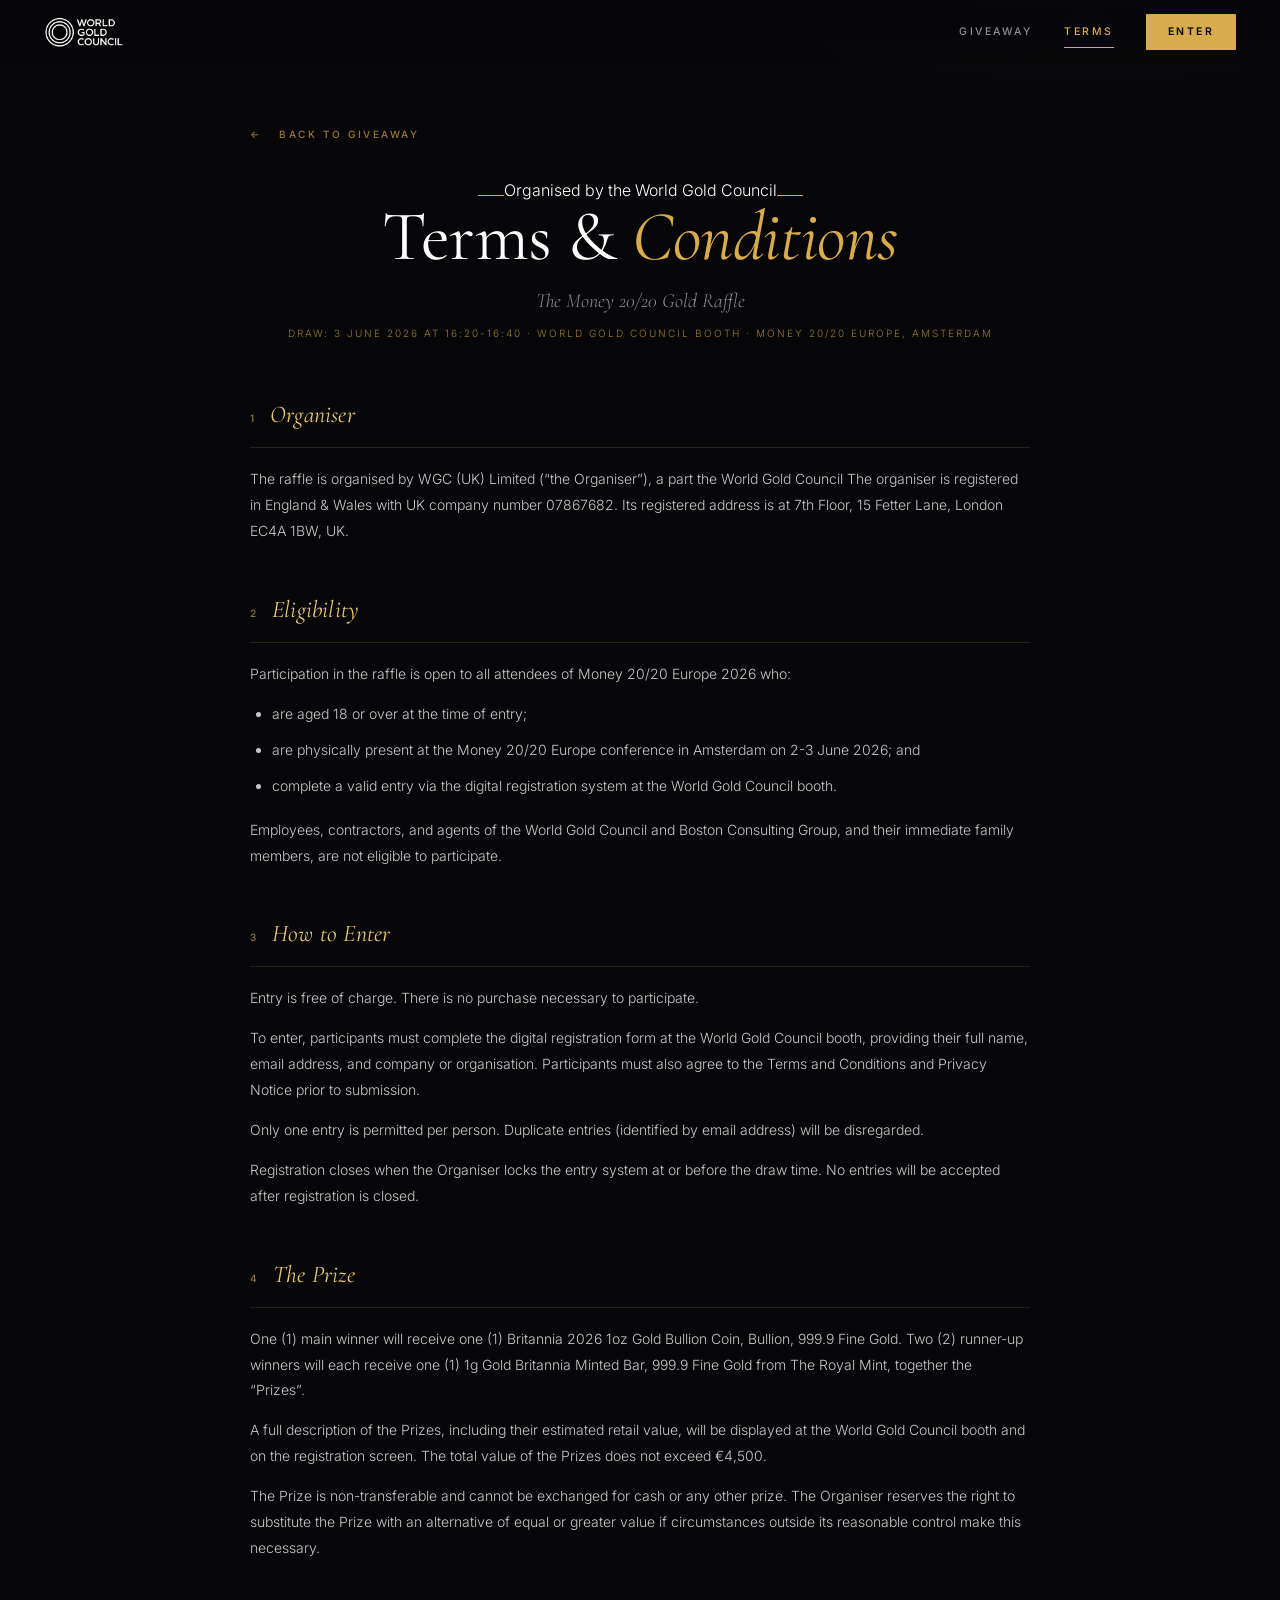
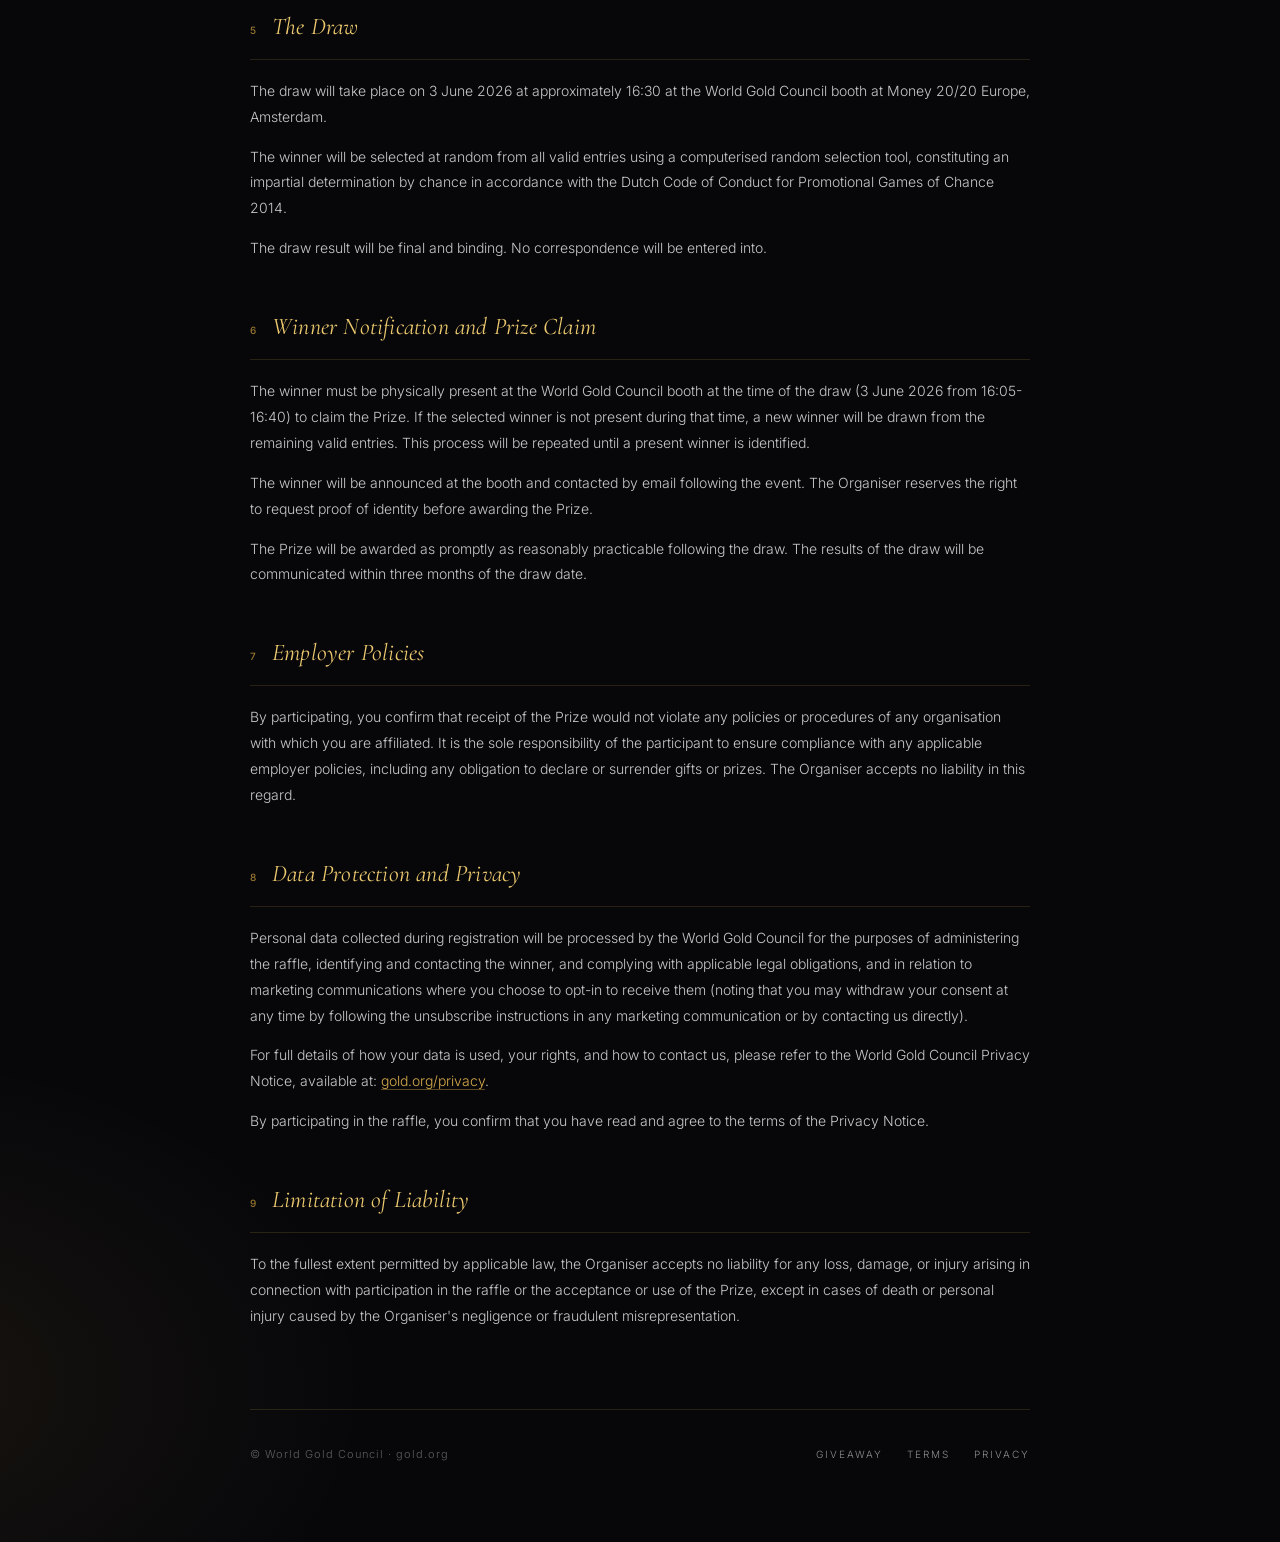
<file: terms.html>
<!DOCTYPE html>
<html lang="en">
<head>
<meta charset="UTF-8">
<meta name="viewport" content="width=device-width, initial-scale=1.0">
<title>Terms &amp; Conditions — The Money 20/20 Gold Raffle — World Gold Council</title>
<link rel="preconnect" href="https://fonts.googleapis.com">
<link rel="preconnect" href="https://fonts.gstatic.com" crossorigin>
<link href="https://fonts.googleapis.com/css2?family=Cormorant+Garamond:ital,wght@0,300;0,400;0,500;0,600;1,300;1,400;1,500&family=Inter:wght@300;400;500;600;700&display=swap" rel="stylesheet">
<link rel="stylesheet" href="styles.css">
</head>
<body>

<!-- ═══ HEADER ═══ -->
<header class="hdr">
  <a class="brand" href="index.html">
    <img class="brand-logo" src="img/wgc-logo.png" alt="World Gold Council">
  </a>
  <nav class="nav">
    <a href="index.html">Giveaway</a>
    <a class="on" href="terms.html">Terms</a>
    <a class="cta" href="index.html#enter">Enter</a>
  </nav>
</header>

<!-- ═══ MAIN ═══ -->
<main class="page">
  <div class="terms-wrap">

    <a class="back-link" href="index.html">← &nbsp; Back to giveaway</a>

    <header class="terms-head">
      <p class="eyebrow">Organised by the World Gold Council</p>
      <h1>Terms &amp; <em>Conditions</em></h1>
      <p class="lede">The Money 20/20 Gold Raffle</p>
      <p class="meta">Draw: 3 June 2026 at 16:20-16:40 · World Gold Council Booth · Money 20/20 Europe, Amsterdam</p>
    </header>

    <section class="terms-body">

      <h2><span class="num">1</span>Organiser</h2>
      <p>
        The raffle is organised by WGC (UK) Limited (&ldquo;the Organiser&rdquo;), a part the World Gold Council
        The organiser is registered in England &amp; Wales with UK company number 07867682. Its registered
        address is at 7th Floor, 15 Fetter Lane, London EC4A 1BW, UK.
      </p>

      <h2><span class="num">2</span>Eligibility</h2>
      <p>Participation in the raffle is open to all attendees of Money 20/20 Europe 2026 who:</p>
      <ul>
        <li>are aged 18 or over at the time of entry;</li>
        <li>are physically present at the Money 20/20 Europe conference in Amsterdam on 2-3 June 2026; and</li>
        <li>complete a valid entry via the digital registration system at the World Gold Council booth.</li>
      </ul>
      <p>
        Employees, contractors, and agents of the World Gold Council and Boston Consulting Group, and their
        immediate family members, are not eligible to participate.
      </p>

      <h2><span class="num">3</span>How to Enter</h2>
      <p>Entry is free of charge. There is no purchase necessary to participate.</p>
      <p>
        To enter, participants must complete the digital registration form at the World Gold Council booth,
        providing their full name, email address, and company or organisation. Participants must also agree
        to the Terms and Conditions and Privacy Notice prior to submission.
      </p>
      <p>
        Only one entry is permitted per person. Duplicate entries (identified by email address) will be disregarded.
      </p>
      <p>
        Registration closes when the Organiser locks the entry system at or before the draw time. No entries
        will be accepted after registration is closed.
      </p>

      <h2><span class="num">4</span>The Prize</h2>
      <p>
        One (1) main winner will receive one (1) Britannia 2026 1oz Gold Bullion Coin, Bullion, 999.9 Fine Gold.
        Two (2) runner-up winners will each receive one (1) 1g Gold Britannia Minted Bar, 999.9 Fine Gold
        from The Royal Mint, together the &ldquo;Prizes&rdquo;.
      </p>
      <p>
        A full description of the Prizes, including their estimated retail value, will be displayed at the
        World Gold Council booth and on the registration screen. The total value of the Prizes does not
        exceed €4,500.
      </p>
      <p>
        The Prize is non-transferable and cannot be exchanged for cash or any other prize. The Organiser
        reserves the right to substitute the Prize with an alternative of equal or greater value if circumstances
        outside its reasonable control make this necessary.
      </p>

      <h2><span class="num">5</span>The Draw</h2>
      <p>
        The draw will take place on 3 June 2026 at approximately 16:30 at the World Gold Council booth at
        Money 20/20 Europe, Amsterdam.
      </p>
      <p>
        The winner will be selected at random from all valid entries using a computerised random selection
        tool, constituting an impartial determination by chance in accordance with the Dutch Code of Conduct
        for Promotional Games of Chance 2014.
      </p>
      <p>The draw result will be final and binding. No correspondence will be entered into.</p>

      <h2><span class="num">6</span>Winner Notification and Prize Claim</h2>
      <p>
        The winner must be physically present at the World Gold Council booth at the time of the draw
        (3 June 2026 from 16:05-16:40) to claim the Prize. If the selected winner is not present during
        that time, a new winner will be drawn from the remaining valid entries. This process will be
        repeated until a present winner is identified.
      </p>
      <p>
        The winner will be announced at the booth and contacted by email following the event. The Organiser
        reserves the right to request proof of identity before awarding the Prize.
      </p>
      <p>
        The Prize will be awarded as promptly as reasonably practicable following the draw. The results of
        the draw will be communicated within three months of the draw date.
      </p>

      <h2><span class="num">7</span>Employer Policies</h2>
      <p>
        By participating, you confirm that receipt of the Prize would not violate any policies or procedures
        of any organisation with which you are affiliated. It is the sole responsibility of the participant
        to ensure compliance with any applicable employer policies, including any obligation to declare or
        surrender gifts or prizes. The Organiser accepts no liability in this regard.
      </p>

      <h2><span class="num">8</span>Data Protection and Privacy</h2>
      <p>
        Personal data collected during registration will be processed by the World Gold Council for the
        purposes of administering the raffle, identifying and contacting the winner, and complying with
        applicable legal obligations, and in relation to marketing communications where you choose to opt-in
        to receive them (noting that you may withdraw your consent at any time by following the unsubscribe
        instructions in any marketing communication or by contacting us directly).
      </p>
      <p>
        For full details of how your data is used, your rights, and how to contact us, please refer to the
        World Gold Council Privacy Notice, available at:
        <a href="https://www.gold.org/privacy" target="_blank" rel="noopener">gold.org/privacy</a>.
      </p>
      <p>By participating in the raffle, you confirm that you have read and agree to the terms of the Privacy Notice.</p>

      <h2><span class="num">9</span>Limitation of Liability</h2>
      <p>
        To the fullest extent permitted by applicable law, the Organiser accepts no liability for any loss,
        damage, or injury arising in connection with participation in the raffle or the acceptance or use of
        the Prize, except in cases of death or personal injury caused by the Organiser's negligence or
        fraudulent misrepresentation.
      </p>

    </section>

  </div>

  <footer class="footer" style="margin-top:80px;max-width:780px;margin-left:auto;margin-right:auto">
    <div class="footer-left">© World Gold Council · gold.org</div>
    <div class="footer-right">
      <a href="index.html">Giveaway</a>
      <a href="terms.html">Terms</a>
      <a href="https://www.gold.org/privacy" target="_blank" rel="noopener">Privacy</a>
    </div>
  </footer>

</main>

</body>
</html>
</file>
<file: styles.css>
/* ══════════════════════════════════════════════════════
   WGC Britannia Giveaway — refined editorial styling
   ══════════════════════════════════════════════════════ */

*,*::before,*::after{box-sizing:border-box;margin:0;padding:0}

:root{
  --bg:        #07070a;
  --bg-deep:   #000000;
  --surface:   #0d0d10;
  --card:      #131316;
  --line:      rgba(216,171,76,.16);
  --line-2:    rgba(255,255,255,.06);
  --gold:      #d8ab4c;
  --gold-lt:   #ecc96e;
  --gold-pl:   #f5e4b0;
  --gold-dk:   #9a7830;
  --gold-deep: #5a4612;
  --txt:       #FFFFFF;
  --txt-2:     rgba(255,255,255,.78);
  --txt-m:     rgba(255,255,255,.55);
  --txt-d:     rgba(255,255,255,.35);

  --display: 'Cormorant Garamond', 'Times New Roman', serif;
  --sans:    'Inter', 'Helvetica Neue', Arial, sans-serif;
  --mono:    'JetBrains Mono', ui-monospace, monospace;
}

html,body{min-height:100%;background:var(--bg);color:var(--txt);font-family:var(--sans);font-weight:300;-webkit-font-smoothing:antialiased;-moz-osx-font-smoothing:grayscale;scroll-behavior:smooth;line-height:1.5}
body{
  background:
    radial-gradient(1100px 700px at 85% -10%,rgba(216,171,76,.12),transparent 60%),
    radial-gradient(900px 600px at -10% 95%,rgba(216,171,76,.08),transparent 55%),
    var(--bg);
  overflow-x:hidden;
}
a{color:var(--gold);text-decoration:none;transition:color .2s}
a:hover{color:var(--gold-lt)}

img,svg{display:block;max-width:100%}

::selection{background:rgba(216,171,76,.35);color:var(--txt)}

/* ── HEADER ── */
.hdr{
  position:fixed;top:0;left:0;right:0;z-index:200;
  display:flex;align-items:center;justify-content:space-between;
  padding:18px 44px;height:64px;
  background:linear-gradient(180deg,rgba(7,7,10,.92) 60%,rgba(7,7,10,0));
  backdrop-filter:blur(8px);
  -webkit-backdrop-filter:blur(8px);
}
.brand{
  display:flex;align-items:center;gap:12px;
  font-family:var(--sans);text-decoration:none;color:var(--txt);
  white-space:nowrap;
}
.brand-logo{
  display:block;height:34px;width:auto;max-width:180px;
  filter:drop-shadow(0 1px 6px rgba(0,0,0,.4));
}
@media(max-width:600px){
  .brand-logo{height:28px}
}

.nav{display:flex;align-items:center;gap:32px}
.nav a{
  font-size:10.5px;font-weight:500;letter-spacing:2.5px;
  text-transform:uppercase;color:var(--txt-m);
  padding:6px 0;position:relative;
}
.nav a:hover{color:var(--gold)}
.nav a.on{color:var(--gold)}
.nav a.on::after{
  content:'';position:absolute;left:0;right:0;bottom:-2px;
  height:1px;background:var(--gold);
}
.nav .cta{
  background:var(--gold);color:var(--bg-deep);
  padding:10px 22px;border-radius:1px;font-weight:600;
  transition:background .2s,transform .15s;
}
.nav .cta:hover{background:var(--gold-lt);transform:translateY(-1px);color:var(--bg-deep)}
.nav .cta.on::after{display:none}

/* ── PAGE ── */
.page{min-height:100vh;padding:120px 44px 80px;max-width:1320px;margin:0 auto}

/* ── HERO ── */
.hero{
  display:grid;grid-template-columns:1.05fr .95fr;gap:64px;
  align-items:center;margin-bottom:120px;
}
.hero-copy .eyebrow{
  display:inline-flex;align-items:center;gap:10px;
  font-size:10px;font-weight:500;letter-spacing:3px;text-transform:uppercase;
  color:var(--gold);margin-bottom:28px;
}
.eyebrow::before{
  content:'';display:inline-block;width:26px;height:1px;background:var(--gold);
}
.hero-title{
  font-family:var(--display);font-weight:400;
  font-size:clamp(48px,7vw,96px);line-height:.98;letter-spacing:-.5px;
  color:var(--txt);margin-bottom:24px;
}
.hero-title em{
  font-style:italic;color:var(--gold);font-weight:400;
  display:inline-block;
}
.hero-sub{
  font-size:17px;line-height:1.65;color:var(--txt-2);font-weight:300;
  max-width:520px;margin-bottom:36px;
}
.hero-meta{
  display:flex;gap:36px;flex-wrap:wrap;
  padding:22px 0;border-top:1px solid var(--line);border-bottom:1px solid var(--line);
  margin-bottom:36px;max-width:520px;
}
.hero-meta-item{display:flex;flex-direction:column;gap:6px}
.hero-meta-label{font-size:9px;letter-spacing:2.5px;text-transform:uppercase;color:var(--txt-d);font-weight:500}
.hero-meta-value{font-family:var(--display);font-size:22px;color:var(--gold-lt);font-weight:500;letter-spacing:.3px}
.hero-cta{
  display:inline-flex;align-items:center;gap:14px;
  background:var(--gold);color:var(--bg-deep);
  padding:18px 36px;border:none;border-radius:1px;
  font-family:var(--sans);font-size:11px;font-weight:600;
  letter-spacing:3px;text-transform:uppercase;cursor:pointer;
  transition:background .25s,transform .15s,box-shadow .25s;
  text-decoration:none;
}
.hero-cta:hover{background:var(--gold-lt);color:var(--bg-deep);transform:translateY(-2px);box-shadow:0 14px 40px rgba(216,171,76,.3)}
.hero-cta .arrow{font-size:18px;font-weight:300;transition:transform .25s}
.hero-cta:hover .arrow{transform:translateX(4px)}
.hero-fine{
  margin-top:18px;font-size:11px;color:var(--txt-d);
  letter-spacing:.5px;
}
.hero-fine a{color:var(--gold-dk);border-bottom:1px solid rgba(154,120,48,.4)}
.hero-fine a:hover{color:var(--gold);border-bottom-color:var(--gold)}

/* Hero illustration column */
.hero-art{
  position:relative;display:flex;align-items:center;justify-content:center;
  min-height:520px;
}
.hero-art .stage{
  position:relative;width:100%;max-width:520px;aspect-ratio:1/1;
  display:flex;align-items:center;justify-content:center;
}
.hero-art .ring{
  position:absolute;border-radius:50%;border:1px solid var(--line);
  pointer-events:none;
}
.hero-art .ring.r1{inset:8%}
.hero-art .ring.r2{inset:18%;border-color:rgba(216,171,76,.22)}
.hero-art .ring.r3{inset:30%;border-color:rgba(216,171,76,.10)}
.hero-art .coin-stage{
  position:relative;z-index:2;width:68%;aspect-ratio:1/1;
  display:flex;align-items:center;justify-content:center;
  animation:floaty 6s ease-in-out infinite;
}
.hero-art .bar-stage{
  position:absolute;z-index:3;
  animation:floaty 7s ease-in-out infinite;
  display:flex;align-items:center;justify-content:center;
}
.hero-art .bar-stage.b1{bottom:4%;left:-2%;width:22%;animation-delay:-2s}
.hero-art .bar-stage.b2{top:6%;right:-2%;width:20%;animation-delay:-4s}
.hero-art .bar-stage .product-bar{
  transform-origin:center;
}
.hero-art .bar-stage.b1 .product-bar{transform:rotate(-12deg)}
.hero-art .bar-stage.b2 .product-bar{transform:rotate(10deg)}

/* ── Product imagery ──
   Coin: circular mask to drop the white photo background.
   Bar : the white margins in the source photo are uneven; crop tightly with
         object-fit so we see only the bar surface, then a soft rounded rect. */

.product-coin{
  display:block;width:100%;height:auto;
  -webkit-mask-image:radial-gradient(circle at 50% 50%, #000 38%, rgba(0,0,0,.92) 44%, rgba(0,0,0,0) 56%);
          mask-image:radial-gradient(circle at 50% 50%, #000 38%, rgba(0,0,0,.92) 44%, rgba(0,0,0,0) 56%);
  filter:drop-shadow(0 18px 40px rgba(216,171,76,.35)) drop-shadow(0 0 28px rgba(216,171,76,.18));
}

/* The bar in the source image sits inside ~70% width × 92% height of the frame.
   We crop to that area precisely using object-fit:cover with a fixed aspect-ratio
   that matches the bar's actual proportions (≈0.56 : 1). */
.product-bar{
  display:block;width:100%;height:auto;
  aspect-ratio:0.56/1;
  object-fit:cover;
  object-position:center;
  border-radius:6px;
  filter:drop-shadow(0 14px 30px rgba(0,0,0,.55)) drop-shadow(0 6px 18px rgba(216,171,76,.22));
}

/* Prize card — coin and bars share the same 1:1 art square. The 1g bars are
   physically ~14×8mm — a fraction of the 32.7mm coin — so they MUST render
   smaller than the coin to read accurately. */
.prize-art{overflow:visible}
.prize-art .product-coin{
  -webkit-mask-image:radial-gradient(circle at 50% 50%, #000 40%, rgba(0,0,0,.92) 46%, rgba(0,0,0,0) 58%);
          mask-image:radial-gradient(circle at 50% 50%, #000 40%, rgba(0,0,0,.92) 46%, rgba(0,0,0,0) 58%);
  max-width:240px;
}

.prize-art .bar-pair{
  position:relative;
  width:170px;height:180px;          /* visibly smaller than the coin's 240px disc */
  display:block;
}
.prize-art .bar-pair .product-bar{
  position:absolute;top:50%;left:50%;
  width:88px;max-width:88px;          /* tight fixed size, no overflow */
  transform-origin:center;
}
.prize-art .bar-pair .product-bar:first-child{
  transform:translate(-22%,-46%) rotate(-9deg);
  opacity:.78;z-index:1;width:76px;max-width:76px;
}
.prize-art .bar-pair .product-bar:last-child{
  transform:translate(-78%,-54%) rotate(7deg);
  z-index:2;
}

@keyframes floaty{
  0%,100%{transform:translateY(0)}
  50%{transform:translateY(-10px)}
}

/* ── SECTION ── */
.section-label{
  display:flex;align-items:center;gap:18px;
  font-size:10px;letter-spacing:3px;text-transform:uppercase;
  color:var(--gold);font-weight:500;margin-bottom:48px;
}
.section-label::after{content:'';flex:1;height:1px;background:var(--line)}

/* ── PRIZE LIST ── */
.prizes{
  display:grid;grid-template-columns:repeat(2,1fr);gap:32px;
  margin-bottom:120px;
}
.prize{
  position:relative;
  background:linear-gradient(155deg,rgba(216,171,76,.04),rgba(255,255,255,.01));
  border:1px solid var(--line-2);
  padding:48px 44px;
  display:grid;grid-template-columns:1fr 1.05fr;gap:36px;align-items:center;
  transition:border-color .3s,transform .3s,background .3s;
}
.prize:hover{border-color:var(--gold-br);border-color:rgba(216,171,76,.35);background:linear-gradient(155deg,rgba(216,171,76,.07),rgba(255,255,255,.02))}
/* Badge — inline at the top of the body so it never overlaps title text */
.prize .badge{
  display:inline-block;align-self:flex-start;
  font-family:var(--sans);font-size:9px;letter-spacing:2.5px;
  text-transform:uppercase;color:var(--gold);
  padding:5px 12px;border:1px solid var(--gold);border-radius:1px;
  background:rgba(0,0,0,.4);
  margin-bottom:6px;
}
.prize-art{
  display:flex;align-items:center;justify-content:center;
  aspect-ratio:1/1;
}
.prize-body{display:flex;flex-direction:column;gap:14px}
.prize-kicker{
  font-size:9px;letter-spacing:3px;text-transform:uppercase;
  color:var(--gold-dk);font-weight:500;
}
.prize-title{
  font-family:var(--display);font-weight:400;font-style:italic;
  font-size:34px;line-height:1.05;color:var(--txt);
  letter-spacing:-.2px;
}
.prize-title strong{font-style:normal;color:var(--gold-lt);font-weight:500;display:block;font-size:14px;letter-spacing:3px;text-transform:uppercase;margin-top:8px;font-family:var(--sans)}
.prize-desc{
  font-size:13.5px;line-height:1.7;color:var(--txt-m);
  margin-top:4px;
}
.prize-specs{
  display:flex;gap:0;border-top:1px solid var(--line);margin-top:14px;padding-top:18px;
}
.spec{flex:1;display:flex;flex-direction:column;gap:4px;padding-right:14px}
.spec + .spec{border-left:1px solid var(--line);padding-left:14px}
.spec-label{font-size:8.5px;letter-spacing:2px;text-transform:uppercase;color:var(--txt-d);font-weight:500}
.spec-value{font-family:var(--display);font-size:18px;color:var(--gold-lt);font-weight:500}

/* ── BAND (why gold) ── */
.band{
  padding:80px 0;margin-bottom:120px;
  border-top:1px solid var(--line);border-bottom:1px solid var(--line);
  text-align:center;
}
.band .quote{
  font-family:var(--display);font-style:italic;font-weight:400;
  font-size:clamp(24px,3.2vw,38px);line-height:1.35;
  color:var(--txt);max-width:840px;margin:0 auto 26px;letter-spacing:-.2px;
}
.band .quote em{color:var(--gold);font-style:italic}
.band .attrib{
  font-size:10px;letter-spacing:3px;text-transform:uppercase;
  color:var(--gold-dk);
}

/* ── HOW IT WORKS ── */
.steps{
  display:grid;grid-template-columns:repeat(3,1fr);gap:32px;
  margin-bottom:120px;
}
.step{
  padding:36px 32px;border:1px solid var(--line-2);
  background:linear-gradient(180deg,rgba(255,255,255,.02),transparent);
  position:relative;
}
.step-num{
  font-family:var(--display);font-size:48px;font-weight:300;color:var(--gold);
  line-height:1;margin-bottom:18px;font-style:italic;
}
.step-title{
  font-size:13px;font-weight:600;letter-spacing:2px;text-transform:uppercase;
  color:var(--txt);margin-bottom:10px;
}
.step-desc{font-size:13px;line-height:1.7;color:var(--txt-m)}

/* ── FINAL CTA ── */
.final-cta{
  text-align:center;padding:80px 24px;
  background:radial-gradient(ellipse at center,rgba(216,171,76,.08),transparent 70%);
  margin-bottom:64px;
}
.final-cta h2{
  font-family:var(--display);font-weight:400;font-size:clamp(34px,5vw,64px);
  line-height:1.05;color:var(--txt);margin-bottom:20px;letter-spacing:-.3px;
}
.final-cta h2 em{font-style:italic;color:var(--gold)}
.final-cta p{font-size:15px;color:var(--txt-m);margin-bottom:36px;max-width:520px;margin-left:auto;margin-right:auto}

/* ── FOOTER ── */
.footer{
  border-top:1px solid var(--line);
  padding:36px 0 0;display:flex;justify-content:space-between;align-items:center;
  flex-wrap:wrap;gap:16px;
}
.footer-left{font-size:11px;color:var(--txt-d);letter-spacing:1px}
.footer-right{display:flex;gap:24px;font-size:10px;letter-spacing:2px;text-transform:uppercase}
.footer-right a{color:var(--txt-m)}
.footer-right a:hover{color:var(--gold)}

/* ══════════════════════════════
   TERMS PAGE
══════════════════════════════ */
.terms-wrap{max-width:780px;margin:0 auto}
.terms-head{text-align:center;margin-bottom:56px}
.terms-head .eyebrow{justify-content:center}
.terms-head .eyebrow::before,
.terms-head .eyebrow::after{
  content:'';display:inline-block;width:26px;height:1px;background:var(--gold);
}
.terms-head h1{
  font-family:var(--display);font-weight:400;
  font-size:clamp(40px,5.5vw,72px);line-height:1.0;letter-spacing:-.4px;
  color:var(--txt);margin-bottom:14px;
}
.terms-head h1 em{font-style:italic;color:var(--gold);font-weight:400}
.terms-head .lede{
  font-family:var(--display);font-style:italic;font-size:20px;color:var(--txt-m);
  margin-bottom:10px;
}
.terms-head .meta{font-size:10px;letter-spacing:2px;text-transform:uppercase;color:var(--gold-dk)}

.terms-body h2{
  font-family:var(--display);font-weight:400;font-style:italic;
  font-size:24px;letter-spacing:.2px;color:var(--gold-lt);
  margin-top:48px;margin-bottom:18px;padding-bottom:14px;
  border-bottom:1px solid var(--line);
  display:flex;align-items:baseline;gap:14px;
}
.terms-body h2 .num{
  font-family:var(--sans);font-style:normal;font-size:10px;font-weight:500;
  letter-spacing:2px;color:var(--gold-dk);
}
.terms-body p,.terms-body li{
  font-size:14px;line-height:1.85;color:var(--txt-2);font-weight:300;
  margin-bottom:14px;
}
.terms-body strong{color:var(--txt);font-weight:500}
.terms-body ol,.terms-body ul{margin-left:22px;margin-bottom:18px}
.terms-body li{margin-bottom:10px}
.terms-body a{border-bottom:1px solid rgba(216,171,76,.4)}
.terms-body a:hover{border-bottom-color:var(--gold-lt)}

.back-link{
  display:inline-flex;align-items:center;gap:10px;
  font-size:10px;letter-spacing:2.5px;text-transform:uppercase;
  color:var(--gold-dk);margin-bottom:36px;font-weight:500;
}
.back-link:hover{color:var(--gold)}

/* ══════════════════════════════
   FORM OVERLAY (woobox embed)
══════════════════════════════ */
#form-overlay{
  position:fixed;inset:0;z-index:9999;background:var(--bg);
  display:flex;flex-direction:column;
  animation:overlayIn .35s ease both;
}
#form-overlay.closing{animation:overlayOut .25s ease both}
@keyframes overlayIn{from{opacity:0;transform:translateY(12px)}to{opacity:1;transform:none}}
@keyframes overlayOut{from{opacity:1}to{opacity:0;transform:translateY(8px)}}
.fo-hdr{
  display:flex;align-items:center;justify-content:space-between;
  padding:14px 36px;height:64px;flex-shrink:0;
  border-bottom:1px solid var(--line);background:rgba(7,7,10,.96);
}
.fo-eyebrow{
  display:none;font-size:10px;letter-spacing:2.5px;text-transform:uppercase;color:var(--gold);
}
.fo-close{
  display:inline-flex;align-items:center;gap:10px;background:none;
  border:1px solid var(--gold-br);color:var(--gold-dk);
  padding:9px 20px;border-radius:1px;
  font-family:var(--sans);font-size:10px;font-weight:500;
  letter-spacing:2.5px;text-transform:uppercase;cursor:pointer;
  transition:border-color .2s,color .2s,background .2s;
}
.fo-close:hover{border-color:var(--gold);color:var(--gold);background:rgba(216,171,76,.06)}
.fo-body{
  flex:1;position:relative;background:var(--bg);overflow:hidden;
}
.fo-frame{
  position:absolute;inset:0;width:100%;height:100%;border:0;
  background:transparent;opacity:0;transition:opacity .45s ease;
}
.fo-frame.ready{opacity:1}
.fo-loader{
  position:absolute;inset:0;display:flex;flex-direction:column;
  align-items:center;justify-content:center;gap:18px;
  background:var(--bg);transition:opacity .35s ease;pointer-events:none;
}
.fo-loader.hide{opacity:0}
.fo-loader-mark{
  width:34px;height:34px;border-radius:50%;
  background:radial-gradient(circle at 30% 28%,var(--gold-pl) 0%,var(--gold) 50%,var(--gold-dk) 100%);
  box-shadow:0 0 22px rgba(216,171,76,.55),inset 0 0 0 1px rgba(255,255,255,.18);
  animation:foPulse 1.6s ease-in-out infinite;
}
@keyframes foPulse{
  0%,100%{transform:scale(1);box-shadow:0 0 22px rgba(216,171,76,.55),inset 0 0 0 1px rgba(255,255,255,.18)}
  50%   {transform:scale(.86);box-shadow:0 0 38px rgba(216,171,76,.85),inset 0 0 0 1px rgba(255,255,255,.25)}
}
.fo-loader-label{
  font-family:var(--sans);font-size:10px;letter-spacing:3px;text-transform:uppercase;
  color:var(--gold-dk);
}
body.overlay-open{overflow:hidden}
@media(max-width:600px){
  .fo-hdr{padding:12px 14px;height:58px}
}

/* ══════════════════════════════
   RESPONSIVE
══════════════════════════════ */
@media(max-width:980px){
  .hero{grid-template-columns:1fr;gap:48px;margin-bottom:80px}
  .hero-art{min-height:380px;order:-1}
  .prizes{grid-template-columns:1fr;gap:22px;margin-bottom:80px}
  .prize{padding:36px 28px;grid-template-columns:1fr;gap:24px}
  .prize .badge{top:18px;right:18px}
  .steps{grid-template-columns:1fr;gap:18px;margin-bottom:80px}
  .band{padding:60px 0;margin-bottom:80px}
}
@media(max-width:600px){
  .hdr{padding:14px 20px;height:58px}
  .nav{gap:16px}
  .nav a{font-size:10px;letter-spacing:1.5px}
  .nav .cta{padding:8px 14px}
  .page{padding:96px 20px 60px}
  .hero-title{font-size:46px}
  .hero-meta{gap:22px;max-width:none}
  .prize{padding:28px 22px}
  .prize-title{font-size:28px}
  .footer{flex-direction:column;align-items:flex-start}
}
</file>
